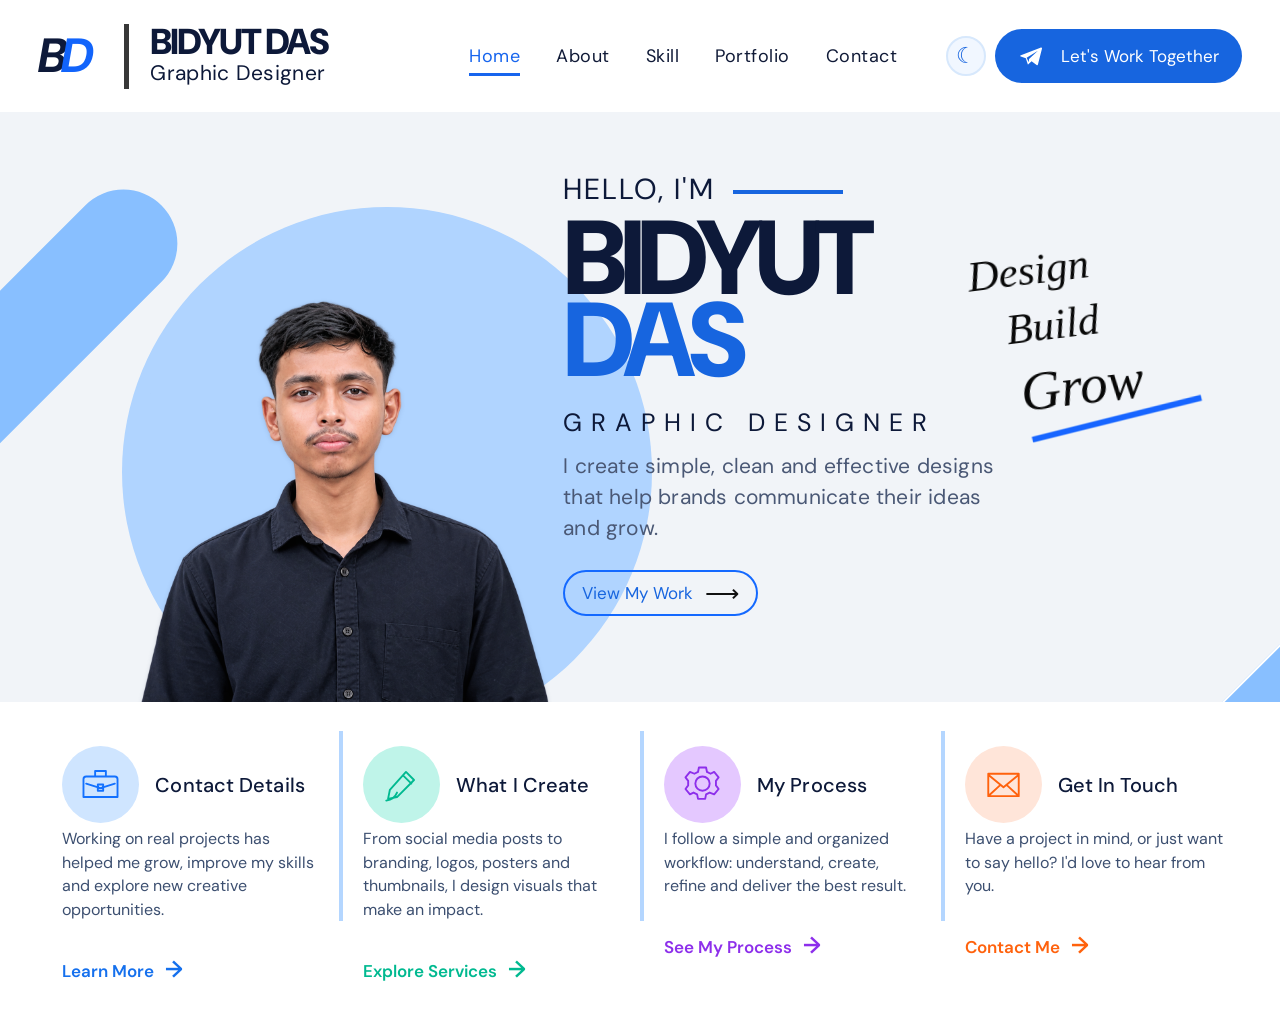
<file: index.html>
<!doctype html>
<html lang="en">
  <head>
    <meta charset="utf-8">
    <meta name="viewport" content="width=device-width, initial-scale=1">
    <meta name="theme-color" content="#f1f4f8">
    <meta name="description" content="Bidyut Das is a graphic designer creating clean, effective visuals for brands.">
    <title>Bidyut Das | Graphic Designer</title>

    <link rel="preconnect" href="https://fonts.googleapis.com">
    <link rel="preconnect" href="https://fonts.gstatic.com" crossorigin>
    <link href="https://fonts.googleapis.com/css2?family=DM+Sans:wght@400;500;600;700;800;900&display=swap" rel="stylesheet">
    <link rel="stylesheet" href="style.css">
    <script src="script.js" defer></script>
  </head>

  <body>
    <header class="site-header" id="home">
      <a class="brand" href="#home" aria-label="Bidyut Das home">
        <span class="monogram" aria-hidden="true"><b>B</b><b>D</b></span>
        <span class="brand-rule" aria-hidden="true"></span>
        <span class="brand-name">
          <strong>BIDYUT DAS</strong>
          <small>Graphic Designer</small>
        </span>
      </a>

      <button class="menu-toggle" type="button" aria-label="Open navigation" aria-expanded="false" aria-controls="main-navigation">
        <span></span><span></span><span></span>
      </button>

      <nav class="navigation" id="main-navigation" aria-label="Main navigation">
        <a class="active" href="#home" aria-current="page">Home</a>
        <a href="about.html">About</a>
        <a href="skills.html">Skill</a>
        <a href="portfolio.html">Portfolio</a>
        <a href="contact.html">Contact</a>
      </nav>

      <button class="theme-toggle" type="button" aria-label="Switch to dark mode" aria-pressed="false"><span aria-hidden="true">☾</span></button>
      <a class="top-cta" href="contact.html">
        <svg viewBox="0 0 24 24" aria-hidden="true">
          <path d="M21.5 3.5 2.8 10.7c-.9.4-.9 1.1-.1 1.4l4.8 1.5 1.8 5.5c.2.7.4.7.9.2l2.8-2.8 4.9 3.6c.7.4 1.1.2 1.3-.7L23 4.6c.3-1.1-.4-1.6-1.5-1.1ZM8.3 13.2l10.8-6.8-8.5 8-.3 3.1-2-4.3Z" />
        </svg>
        <span>Let's Work Together</span>
      </a>
    </header>

    <main>
      <section class="hero" aria-labelledby="hero-title">
        <div class="hero-art" aria-hidden="true">
          <span class="circle"></span>
          <span class="slash slash-left"></span>
          <span class="slash slash-right"></span>
        </div>

        <div class="portrait-wrap">
          <img class="portrait" src="my-photo.png" alt="Bidyut Das, graphic designer">
        </div>

        <div class="intro">
          <p class="eyebrow">HELLO, I'M <span aria-hidden="true"></span></p>
          <h1 id="hero-title">BIDYUT<br><em>DAS</em></h1>
          <p class="role">GRAPHIC DESIGNER</p>
          <p class="summary">
            I create simple, clean and effective designs
            <br class="desktop-break">that help brands communicate their ideas
            <br class="desktop-break">and grow.
          </p>
          <a class="work-button" href="portfolio.html">View My Work <span aria-hidden="true">&#10230;</span></a>
        </div>

        <div class="handwritten" aria-hidden="true">
          <span>Design</span><span>Build</span><span>Grow</span><i></i>
        </div>
      </section>

      <section class="services" id="skills" aria-label="What I offer">
        <article class="service service-blue">
          <div class="service-top">
            <span class="icon" aria-hidden="true">
              <svg viewBox="0 0 48 48"><path d="M8 15h32a3 3 0 0 1 3 3v20H5V18a3 3 0 0 1 3-3Zm0 8 16 5 16-5M18 15V9h12v6m-9 9h6v7h-6z" /></svg>
            </span>
            <h2>Contact Details</h2>
          </div>
          <p>Working on real projects has helped me grow, improve my skills and explore new creative opportunities.</p>
          <a href="contact.html">Learn More <span aria-hidden="true">&#8594;</span></a>
        </article>

        <article class="service service-green" id="portfolio">
          <div class="service-top">
            <span class="icon" aria-hidden="true">
              <svg viewBox="0 0 48 48"><path d="m29 10 9 9-19 19-10 2 2-10L29 10Zm-3 4 9 9M7 42c6-1 10-4 12-9" /></svg>
            </span>
            <h2>What I Create</h2>
          </div>
          <p>From social media posts to branding, logos, posters and thumbnails, I design visuals that make an impact.</p>
          <a href="#portfolio">Explore Services <span aria-hidden="true">&#8594;</span></a>
        </article>

        <article class="service service-purple" id="process">
          <div class="service-top">
            <span class="icon" aria-hidden="true">
              <svg viewBox="0 0 48 48"><path d="M20 5h8l1 5 4 2 4-2 5 6-3 4v5l3 4-5 6-5-2-4 2-1 5h-8l-1-5-4-2-4 2-5-6 3-4v-5l-3-4 5-6 5 2 4-2 1-5Z" /><circle cx="24" cy="23" r="8" /></svg>
            </span>
            <h2>My Process</h2>
          </div>
          <p>I follow a simple and organized workflow: understand, create, refine and deliver the best result.</p>
          <a href="#process">See My Process <span aria-hidden="true">&#8594;</span></a>
        </article>

        <article class="service service-orange" id="contact">
          <div class="service-top">
            <span class="icon" aria-hidden="true">
              <svg viewBox="0 0 48 48"><path d="M7 12h34v25H7zM8 14l16 13 16-13M8 36l12-11m20 11L28 25" /></svg>
            </span>
            <h2>Get In Touch</h2>
          </div>
          <p>Have a project in mind, or just want to say hello? I'd love to hear from you.</p>
          <a href="contact.html">Contact Me <span aria-hidden="true">&#8594;</span></a>
        </article>
      </section>
    </main>
  </body>
</html>
</file>
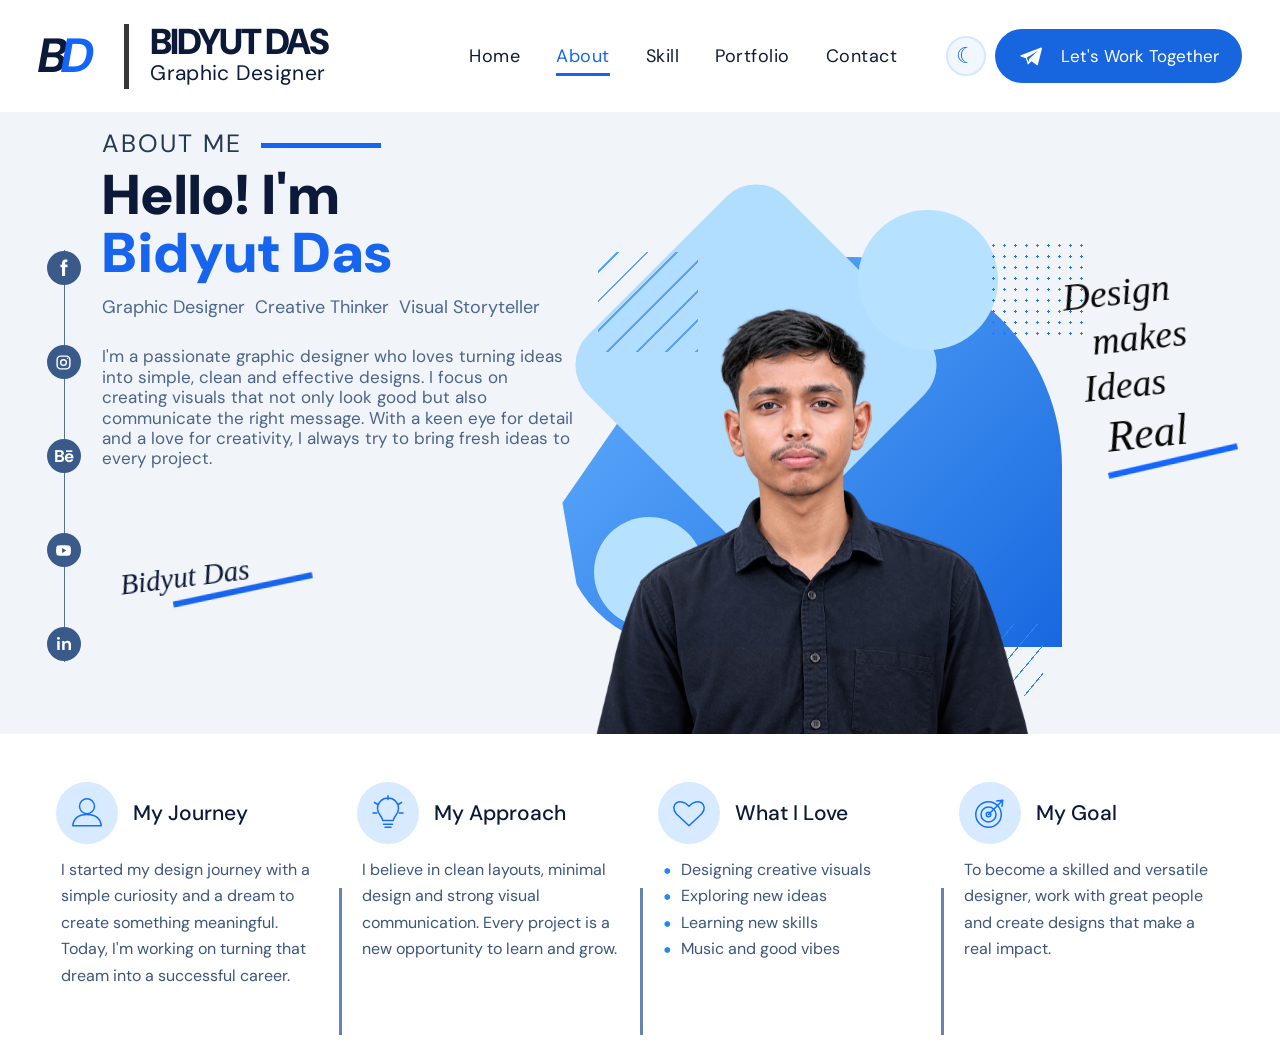
<file: about.html>
<!doctype html>
<html lang="en">
  <head>
    <meta charset="utf-8">
    <meta name="viewport" content="width=device-width, initial-scale=1">
    <meta name="theme-color" content="#f1f4f8">
    <meta name="description" content="Learn about Bidyut Das, graphic designer and visual storyteller.">
    <title>About | Bidyut Das</title>

    <link rel="preconnect" href="https://fonts.googleapis.com">
    <link rel="preconnect" href="https://fonts.gstatic.com" crossorigin>
    <link href="https://fonts.googleapis.com/css2?family=DM+Sans:wght@400;500;600;700;800;900&display=swap" rel="stylesheet">
    <link rel="stylesheet" href="style.css">
    <link rel="stylesheet" href="about.css">
    <script src="script.js" defer></script>
  </head>

  <body class="about-page">
    <header class="site-header">
      <a class="brand" href="index.html" aria-label="Bidyut Das home">
        <span class="monogram" aria-hidden="true"><b>B</b><b>D</b></span>
        <span class="brand-rule" aria-hidden="true"></span>
        <span class="brand-name">
          <strong>BIDYUT DAS</strong>
          <small>Graphic Designer</small>
        </span>
      </a>

      <button class="menu-toggle" type="button" aria-label="Open navigation" aria-expanded="false" aria-controls="main-navigation">
        <span></span><span></span><span></span>
      </button>

      <nav class="navigation" id="main-navigation" aria-label="Main navigation">
        <a href="index.html">Home</a>
        <a class="active" href="about.html" aria-current="page">About</a>
        <a href="skills.html">Skill</a>
        <a href="portfolio.html">Portfolio</a>
        <a href="contact.html">Contact</a>
      </nav>

      <button class="theme-toggle" type="button" aria-label="Switch to dark mode" aria-pressed="false"><span aria-hidden="true">☾</span></button>
      <a class="top-cta" href="contact.html">
        <svg viewBox="0 0 24 24" aria-hidden="true">
          <path d="M21.5 3.5 2.8 10.7c-.9.4-.9 1.1-.1 1.4l4.8 1.5 1.8 5.5c.2.7.4.7.9.2l2.8-2.8 4.9 3.6c.7.4 1.1.2 1.3-.7L23 4.6c.3-1.1-.4-1.6-1.5-1.1ZM8.3 13.2l10.8-6.8-8.5 8-.3 3.1-2-4.3Z" />
        </svg>
        <span>Let's Work Together</span>
      </a>
    </header>

    <main>
      <section class="about-hero" aria-labelledby="about-title">
        <div class="about-copy">
          <p class="about-eyebrow">ABOUT ME <span aria-hidden="true"></span></p>
          <h1 id="about-title">Hello! I'm<br><em>Bidyut Das</em></h1>
          <p class="about-roles">Graphic Designer&nbsp; Creative Thinker&nbsp; Visual Storyteller</p>
          <p class="about-description">
            I'm a passionate graphic designer who loves turning ideas into simple, clean and effective designs. I focus on creating visuals that not only look good but also communicate the right message. With a keen eye for detail and a love for creativity, I always try to bring fresh ideas to every project.
          </p>
          <div class="signature" aria-label="Signature: Bidyut Das">Bidyut Das<span aria-hidden="true"></span></div>
        </div>

        <nav class="social-rail" aria-label="Social media">
          <a href="https://www.facebook.com/" aria-label="Facebook" target="_blank" rel="noreferrer">f</a>
          <a href="https://www.instagram.com/" aria-label="Instagram" target="_blank" rel="noreferrer">
            <svg viewBox="0 0 24 24" aria-hidden="true">
              <rect x="3" y="3" width="18" height="18" rx="5" />
              <circle cx="12" cy="12" r="4" />
              <circle class="dot" cx="18" cy="6" r="1" />
            </svg>
          </a>
          <a class="behance" href="https://www.behance.net/" aria-label="Behance" target="_blank" rel="noreferrer">B&#275;</a>
          <a href="https://www.youtube.com/" aria-label="YouTube" target="_blank" rel="noreferrer">
            <svg viewBox="0 0 24 24" aria-hidden="true">
              <path d="M22 7.2a3 3 0 0 0-2.1-2.1C18 4.6 12 4.6 12 4.6s-6 0-7.9.5A3 3 0 0 0 2 7.2 31 31 0 0 0 1.5 12a31 31 0 0 0 .5 4.8 3 3 0 0 0 2.1 2.1c1.9.5 7.9.5 7.9.5s6 0 7.9-.5a3 3 0 0 0 2.1-2.1 31 31 0 0 0 .5-4.8 31 31 0 0 0-.5-4.8ZM10 15.4V8.6l6 3.4-6 3.4Z" />
            </svg>
          </a>
          <a class="linkedin" href="https://www.linkedin.com/" aria-label="LinkedIn" target="_blank" rel="noreferrer">in</a>
        </nav>

        <div class="about-art" aria-hidden="true">
          <span class="blob blob-blue"></span>
          <span class="blob blob-light"></span>
          <span class="blob blob-circle"></span>
          <span class="blob blob-circle-lower"></span>
          <span class="dots"></span>
          <span class="fine-lines fine-lines-left"></span>
          <span class="fine-lines"></span>
        </div>

        <div class="about-portrait">
          <img src="my-photo.png" alt="Bidyut Das">
        </div>

        <div class="handwritten about-hand" aria-hidden="true">
          <span>Design</span><span>makes</span><span>Ideas</span><span>Real</span><i></i>
        </div>
      </section>

      <section class="about-values" aria-label="About Bidyut">
        <article class="value-card">
          <div class="value-title">
            <span class="value-icon person-icon" aria-hidden="true">
              <svg viewBox="0 0 48 48"><circle cx="24" cy="15" r="10" /><path d="M5 41c1-10 8-15 19-15s18 5 19 15H5Z" /></svg>
            </span>
            <h2>My Journey</h2>
          </div>
          <p>I started my design journey with a simple curiosity and a dream to create something meaningful. Today, I'm working on turning that dream into a successful career.</p>
        </article>

        <article class="value-card">
          <div class="value-title">
            <span class="value-icon bulb-icon" aria-hidden="true">
              <svg viewBox="0 0 48 48"><path d="M17 34c0-5-7-8-7-16a14 14 0 1 1 28 0c0 8-7 11-7 16H17Zm1 5h12m-10 4h8M24 1v5m-18 4 5 3m31-3-5 3M4 24h5m30 0h5" /></svg>
            </span>
            <h2>My Approach</h2>
          </div>
          <p>I believe in clean layouts, minimal design and strong visual communication. Every project is a new opportunity to learn and grow.</p>
        </article>

        <article class="value-card">
          <div class="value-title">
            <span class="value-icon heart-icon" aria-hidden="true">
              <svg viewBox="0 0 48 48"><path d="M24 41 7 25C-3 13 12 2 24 15 36 2 51 13 41 25L24 41Z" /></svg>
            </span>
            <h2>What I Love</h2>
          </div>
          <ul>
            <li>Designing creative visuals</li>
            <li>Exploring new ideas</li>
            <li>Learning new skills</li>
            <li>Music and good vibes</li>
          </ul>
        </article>

        <article class="value-card">
          <div class="value-title">
            <span class="value-icon target-icon" aria-hidden="true">
              <svg viewBox="0 0 48 48"><circle cx="22" cy="26" r="17" /><circle cx="22" cy="26" r="10" /><circle cx="22" cy="26" r="3" /><path d="m22 26 19-19m-8 1 8-1-1 8" /></svg>
            </span>
            <h2>My Goal</h2>
          </div>
          <p>To become a skilled and versatile designer, work with great people and create designs that make a real impact.</p>
        </article>
      </section>
    </main>
  </body>
</html>
</file>
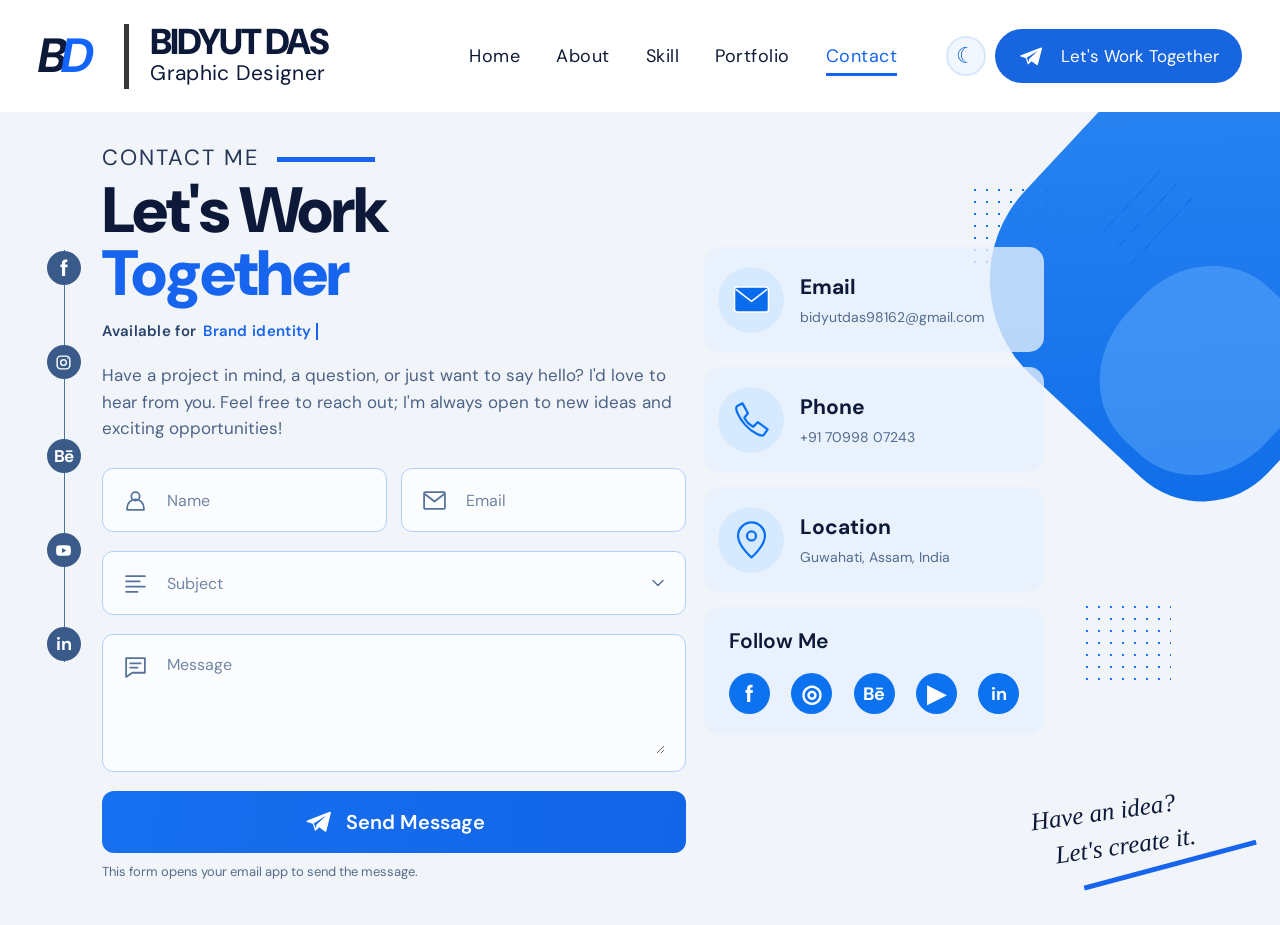
<file: contact.html>
<!doctype html>
<html lang="en">
  <head>
    <meta charset="utf-8">
    <meta name="viewport" content="width=device-width, initial-scale=1">
    <meta name="theme-color" content="#f1f4f8">
    <meta name="description" content="Contact Bidyut Das about graphic design projects and collaborations.">
    <title>Contact | Bidyut Das</title>

    <link rel="preconnect" href="https://fonts.googleapis.com">
    <link rel="preconnect" href="https://fonts.gstatic.com" crossorigin>
    <link href="https://fonts.googleapis.com/css2?family=DM+Sans:wght@400;500;600;700;800;900&display=swap" rel="stylesheet">
    <link rel="stylesheet" href="style.css">
    <link rel="stylesheet" href="contact.css">
    <script src="script.js" defer></script>
  </head>

  <body class="contact-page">
    <header class="site-header">
      <a class="brand" href="index.html" aria-label="Bidyut Das home">
        <span class="monogram" aria-hidden="true"><b>B</b><b>D</b></span>
        <span class="brand-rule" aria-hidden="true"></span>
        <span class="brand-name">
          <strong>BIDYUT DAS</strong>
          <small>Graphic Designer</small>
        </span>
      </a>

      <button class="menu-toggle" type="button" aria-label="Open navigation" aria-expanded="false" aria-controls="main-navigation">
        <span></span><span></span><span></span>
      </button>

      <nav class="navigation" id="main-navigation" aria-label="Main navigation">
        <a href="index.html">Home</a>
        <a href="about.html">About</a>
        <a href="skills.html">Skill</a>
        <a href="portfolio.html">Portfolio</a>
        <a class="active" href="contact.html" aria-current="page">Contact</a>
      </nav>

      <button class="theme-toggle" type="button" aria-label="Switch to dark mode" aria-pressed="false"><span aria-hidden="true">☾</span></button>
      <a class="top-cta" href="#contact-form">
        <svg viewBox="0 0 24 24" aria-hidden="true">
          <path d="M21.5 3.5 2.8 10.7c-.9.4-.9 1.1-.1 1.4l4.8 1.5 1.8 5.5c.2.7.4.7.9.2l2.8-2.8 4.9 3.6c.7.4 1.1.2 1.3-.7L23 4.6c.3-1.1-.4-1.6-1.5-1.1ZM8.3 13.2l10.8-6.8-8.5 8-.3 3.1-2-4.3Z" />
        </svg>
        <span>Let's Work Together</span>
      </a>
    </header>

    <main class="contact-main">
      <section class="contact-hero" aria-labelledby="contact-title">
        <nav class="social-rail contact-social-rail" aria-label="Social media">
          <a href="https://www.facebook.com/" aria-label="Facebook" target="_blank" rel="noreferrer">f</a>
          <a href="https://www.instagram.com/" aria-label="Instagram" target="_blank" rel="noreferrer">
            <svg viewBox="0 0 24 24" aria-hidden="true">
              <rect x="3" y="3" width="18" height="18" rx="5" />
              <circle cx="12" cy="12" r="4" />
              <circle class="dot" cx="18" cy="6" r="1" />
            </svg>
          </a>
          <a class="behance" href="https://www.behance.net/" aria-label="Behance" target="_blank" rel="noreferrer">B&#275;</a>
          <a href="https://www.youtube.com/" aria-label="YouTube" target="_blank" rel="noreferrer">
            <svg viewBox="0 0 24 24" aria-hidden="true">
              <path d="M22 7.2a3 3 0 0 0-2.1-2.1C18 4.6 12 4.6 12 4.6s-6 0-7.9.5A3 3 0 0 0 2 7.2 31 31 0 0 0 1.5 12a31 31 0 0 0 .5 4.8 3 3 0 0 0 2.1 2.1c1.9.5 7.9.5 7.9.5s6 0 7.9-.5a3 3 0 0 0 2.1-2.1 31 31 0 0 0 .5-4.8 31 31 0 0 0-.5-4.8ZM10 15.4V8.6l6 3.4-6 3.4Z" />
            </svg>
          </a>
          <a class="linkedin" href="https://www.linkedin.com/" aria-label="LinkedIn" target="_blank" rel="noreferrer">in</a>
        </nav>

        <div class="contact-copy">
          <p class="contact-eyebrow">CONTACT ME <span aria-hidden="true"></span></p>
          <h1 id="contact-title">Let's Work<br><em>Together</em></h1>
          <p class="typing-line" aria-label="Available for brand identity, social media design, and print design">
            <span class="typing-label">Available for</span>
            <span class="typing-text" data-typing-phrases="Brand identity|Social media design|Print &amp; campaign design">Brand identity</span><span class="typing-cursor" aria-hidden="true"></span>
          </p>
          <p class="contact-intro">Have a project in mind, a question, or just want to say hello? I'd love to hear from you. Feel free to reach out; I'm always open to new ideas and exciting opportunities!</p>

          <form class="contact-form" id="contact-form" action="mailto:bidyutdas98162@gmail.com" method="post" enctype="text/plain">
            <div class="form-row">
              <label class="form-field">
                <svg viewBox="0 0 24 24" aria-hidden="true"><circle cx="12" cy="8" r="4" /><path d="M4 21v-2a8 8 0 0 1 16 0v2H4Z" /></svg>
                <span class="visually-hidden">Name</span>
                <input name="name" type="text" autocomplete="name" placeholder="Name" required>
              </label>
              <label class="form-field">
                <svg viewBox="0 0 24 24" aria-hidden="true"><rect x="2" y="4" width="20" height="16" rx="1" /><path d="m3 6 9 7 9-7" /></svg>
                <span class="visually-hidden">Email</span>
                <input name="email" type="email" autocomplete="email" placeholder="Email" required>
              </label>
            </div>

            <label class="form-field subject-field">
              <svg viewBox="0 0 24 24" aria-hidden="true"><path d="M3 5h18M3 10h13M3 15h18M3 20h11" /></svg>
              <span class="visually-hidden">Subject</span>
              <select name="subject" required>
                <option value="" disabled selected>Subject</option>
                <option value="Brand identity">Brand identity</option>
                <option value="Social media design">Social media design</option>
                <option value="Poster or print design">Poster or print design</option>
                <option value="Other project">Other project</option>
              </select>
              <svg class="select-arrow" viewBox="0 0 24 24" aria-hidden="true"><path d="m6 9 6 6 6-6" /></svg>
            </label>

            <label class="form-field message-field">
              <svg viewBox="0 0 24 24" aria-hidden="true"><path d="M3 4h18v14H9l-6 4V4Z" /><path d="M7 9h10M7 13h7" /></svg>
              <span class="visually-hidden">Message</span>
              <textarea name="message" placeholder="Message" required></textarea>
            </label>

            <button class="send-button" type="submit">
              <svg viewBox="0 0 24 24" aria-hidden="true"><path d="M21.5 3.5 2.8 10.7c-.9.4-.9 1.1-.1 1.4l4.8 1.5 1.8 5.5c.2.7.4.7.9.2l2.8-2.8 4.9 3.6c.7.4 1.1.2 1.3-.7L23 4.6c.3-1.1-.4-1.6-1.5-1.1ZM8.3 13.2l10.8-6.8-8.5 8-.3 3.1-2-4.3Z" /></svg>
              <span>Send Message</span>
            </button>
            <p class="form-status" id="form-status" aria-live="polite">This form opens your email app to send the message.</p>
          </form>
        </div>

        <div class="contact-details" aria-label="Contact details">
          <a class="contact-card" href="mailto:bidyutdas98162@gmail.com">
            <span class="detail-icon" aria-hidden="true"><svg viewBox="0 0 48 48"><rect x="5" y="10" width="38" height="28" rx="3" /><path d="m7 13 17 13 17-13" /></svg></span>
            <span class="detail-copy"><strong>Email</strong><span>bidyutdas98162@gmail.com</span></span>
          </a>

          <a class="contact-card" href="tel:+917099807243">
            <span class="detail-icon" aria-hidden="true"><svg viewBox="0 0 48 48"><path d="M14 6 8 9c-3 2 1 12 9 21s19 14 21 11l4-6-11-8-5 5c-4-2-8-6-10-10l4-5-6-11Z" /></svg></span>
            <span class="detail-copy"><strong>Phone</strong><span>+91 70998 07243</span></span>
          </a>

          <div class="contact-card">
            <span class="detail-icon" aria-hidden="true"><svg viewBox="0 0 48 48"><path d="M39 20c0 11-15 24-15 24S9 31 9 20a15 15 0 1 1 30 0Z" /><circle cx="24" cy="20" r="5" /></svg></span>
            <span class="detail-copy"><strong>Location</strong><span>Guwahati, Assam, India</span></span>
          </div>

          <div class="follow-card">
            <h2>Follow Me</h2>
            <div class="follow-links">
              <a href="https://www.facebook.com/" aria-label="Facebook" target="_blank" rel="noreferrer">f</a>
              <a href="https://www.instagram.com/" aria-label="Instagram" target="_blank" rel="noreferrer"><span aria-hidden="true">◎</span></a>
              <a href="https://www.behance.net/" aria-label="Behance" target="_blank" rel="noreferrer" class="behance">B&#275;</a>
              <a href="https://www.youtube.com/" aria-label="YouTube" target="_blank" rel="noreferrer"><span aria-hidden="true">▶</span></a>
              <a href="https://www.linkedin.com/" aria-label="LinkedIn" target="_blank" rel="noreferrer" class="linkedin">in</a>
            </div>
          </div>
        </div>

        <div class="contact-decoration" aria-hidden="true">
          <span class="contact-shape"></span>
          <span class="contact-dots contact-dots-top"></span>
          <span class="contact-dots contact-dots-bottom"></span>
          <span class="contact-lines"></span>
        </div>

        <div class="contact-note" aria-hidden="true">
          <span>Have an idea?</span>
          <span>Let's create it.</span>
          <i></i>
        </div>
      </section>
    </main>

    <section class="send-confirmation" id="send-confirmation" aria-labelledby="send-confirmation-title" aria-hidden="true">
      <div class="send-confirmation__backdrop" data-close-confirmation></div>
      <div class="send-confirmation__card" role="dialog" aria-modal="true" aria-labelledby="send-confirmation-title" aria-describedby="send-confirmation-message" tabindex="-1">
        <button class="send-confirmation__close" type="button" aria-label="Close confirmation" data-close-confirmation>&times;</button>
        <span class="send-confirmation__check" aria-hidden="true">
          <svg viewBox="0 0 24 24"><path d="m5 12 4.3 4.3L19 6.7" /></svg>
        </span>
        <p class="send-confirmation__eyebrow">MESSAGE READY</p>
        <h2 id="send-confirmation-title">Thank you!</h2>
        <p id="send-confirmation-message">Your email app has opened with your message ready to send. Please finish sending it there, and I'll get back to you soon.</p>
        <button class="send-confirmation__button" type="button" data-close-confirmation>Continue browsing</button>
      </div>
    </section>
  </body>
</html>
</file>
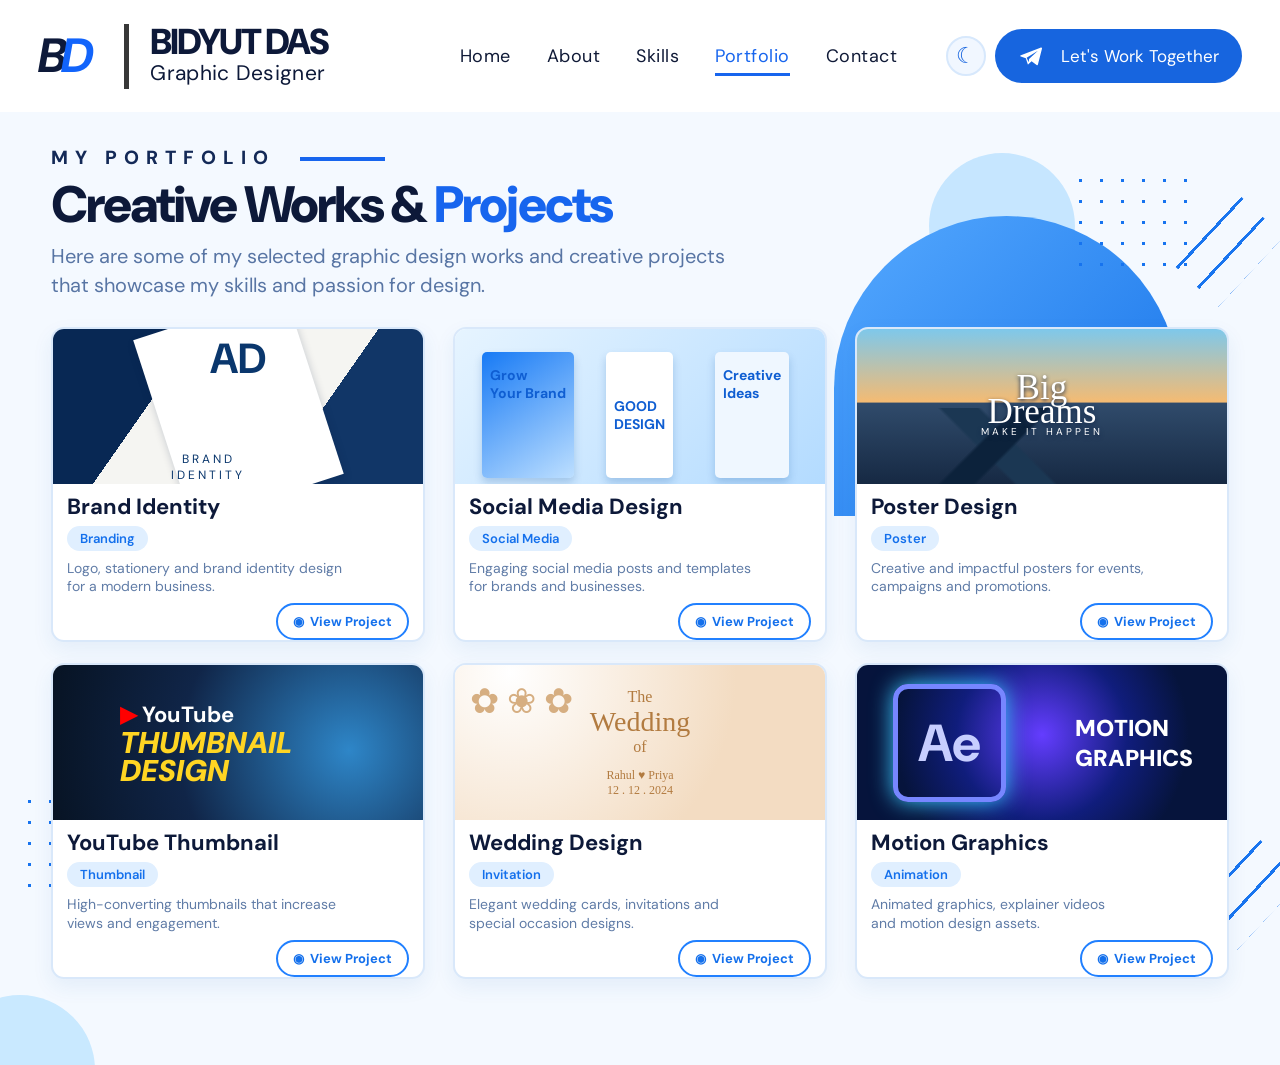
<file: portfolio.html>
<!doctype html>
<html lang="en">
  <head>
    <meta charset="utf-8">
    <meta name="viewport" content="width=device-width, initial-scale=1">
    <meta name="theme-color" content="#f1f4f8">
    <meta name="description" content="Selected graphic design work by Bidyut Das.">
    <title>Portfolio | Bidyut Das</title>
    <link rel="preconnect" href="https://fonts.googleapis.com">
    <link rel="preconnect" href="https://fonts.gstatic.com" crossorigin>
    <link href="https://fonts.googleapis.com/css2?family=DM+Sans:wght@400;500;600;700;800;900&display=swap" rel="stylesheet">
    <link rel="stylesheet" href="style.css">
    <link rel="stylesheet" href="portfolio.css">
    <script src="script.js" defer></script>
  </head>
  <body class="portfolio-page">
    <header class="site-header">
      <a class="brand" href="index.html" aria-label="Bidyut Das home"><span class="monogram" aria-hidden="true"><b>B</b><b>D</b></span><span class="brand-rule" aria-hidden="true"></span><span class="brand-name"><strong>BIDYUT DAS</strong><small>Graphic Designer</small></span></a>
      <button class="menu-toggle" type="button" aria-label="Open navigation" aria-expanded="false" aria-controls="main-navigation"><span></span><span></span><span></span></button>
      <nav class="navigation" id="main-navigation" aria-label="Main navigation"><a href="index.html">Home</a><a href="about.html">About</a><a href="skills.html">Skills</a><a class="active" href="portfolio.html" aria-current="page">Portfolio</a><a href="contact.html">Contact</a></nav>
      <button class="theme-toggle" type="button" aria-label="Switch to dark mode" aria-pressed="false"><span aria-hidden="true">☾</span></button>
      <a class="top-cta" href="contact.html"><svg viewBox="0 0 24 24" aria-hidden="true"><path d="M21.5 3.5 2.8 10.7c-.9.4-.9 1.1-.1 1.4l4.8 1.5 1.8 5.5c.2.7.4.7.9.2l2.8-2.8 4.9 3.6c.7.4 1.1.2 1.3-.7L23 4.6c.3-1.1-.4-1.6-1.5-1.1ZM8.3 13.2l10.8-6.8-8.5 8-.3 3.1-2-4.3Z" /></svg><span>Let's Work Together</span></a>
    </header>
    <main class="portfolio-main">
      <section class="portfolio-hero" aria-labelledby="portfolio-title">
        <div class="portfolio-decoration" aria-hidden="true"><span class="portfolio-orb"></span><span class="portfolio-arc"></span><span class="portfolio-dots dots-top"></span><span class="portfolio-lines lines-top"></span><span class="portfolio-dots dots-bottom"></span><span class="portfolio-lines lines-bottom"></span><span class="portfolio-corner"></span></div>
        <div class="portfolio-heading"><p>MY PORTFOLIO <span></span></p><h1 id="portfolio-title">Creative Works &amp; <em>Projects</em></h1><p class="portfolio-intro">Here are some of my selected graphic design works and creative projects<br>that showcase my skills and passion for design.</p></div>
        <div class="projects-grid">
          <article class="project-card"><div class="project-image brand-identity" aria-label="Blue brand identity stationery mockup"><b>AD</b><span>BRAND<br>IDENTITY</span></div><div class="project-info"><h2>Brand Identity</h2><span class="project-tag">Branding</span><p>Logo, stationery and brand identity design<br>for a modern business.</p><a href="contact.html" aria-label="View Brand Identity project">◉&nbsp; View Project</a></div></article>
          <article class="project-card"><div class="project-image social-media" aria-label="Blue social media campaign designs"><span>Grow<br>Your Brand</span><b>GOOD<br>DESIGN</b><i>Creative<br>Ideas</i></div><div class="project-info"><h2>Social Media Design</h2><span class="project-tag">Social Media</span><p>Engaging social media posts and templates<br>for brands and businesses.</p><a href="contact.html" aria-label="View Social Media Design project">◉&nbsp; View Project</a></div></article>
          <article class="project-card"><div class="project-image poster-design"><span>Big<br>Dreams</span><small>MAKE IT HAPPEN</small></div><div class="project-info"><h2>Poster Design</h2><span class="project-tag">Poster</span><p>Creative and impactful posters for events,<br>campaigns and promotions.</p><a href="contact.html" aria-label="View Poster Design project">◉&nbsp; View Project</a></div></article>
          <article class="project-card"><div class="project-image youtube"><b>▶ YouTube</b><span>THUMBNAIL<br>DESIGN</span></div><div class="project-info"><h2>YouTube Thumbnail</h2><span class="project-tag">Thumbnail</span><p>High-converting thumbnails that increase<br>views and engagement.</p><a href="contact.html" aria-label="View YouTube Thumbnail project">◉&nbsp; View Project</a></div></article>
          <article class="project-card"><div class="project-image wedding"><span>The<br><b>Wedding</b><br>of</span><small>Rahul ♥ Priya<br>12 . 12 . 2024</small></div><div class="project-info"><h2>Wedding Design</h2><span class="project-tag">Invitation</span><p>Elegant wedding cards, invitations and<br>special occasion designs.</p><a href="contact.html" aria-label="View Wedding Design project">◉&nbsp; View Project</a></div></article>
          <article class="project-card"><div class="project-image motion"><b>Ae</b><span>MOTION<br>GRAPHICS</span></div><div class="project-info"><h2>Motion Graphics</h2><span class="project-tag">Animation</span><p>Animated graphics, explainer videos<br>and motion design assets.</p><a href="contact.html" aria-label="View Motion Graphics project">◉&nbsp; View Project</a></div></article>
        </div>
      </section>
    </main>
  </body>
</html>
</file>
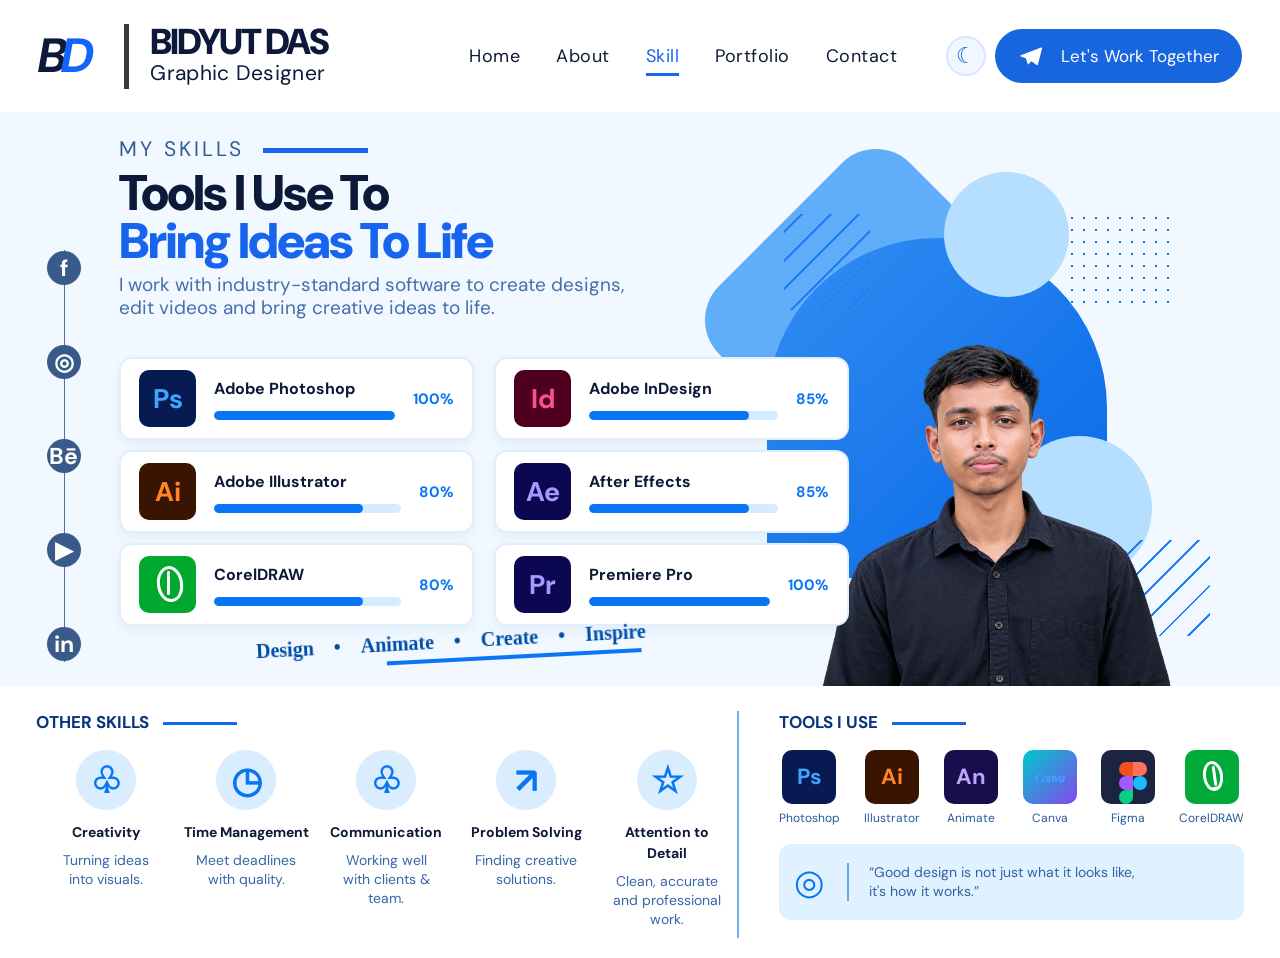
<file: skills.html>
<!doctype html>
<html lang="en"><head><meta charset="utf-8"><meta name="viewport" content="width=device-width, initial-scale=1"><meta name="theme-color" content="#f1f4f8"><title>Skills | Bidyut Das</title><link rel="preconnect" href="https://fonts.googleapis.com"><link rel="preconnect" href="https://fonts.gstatic.com" crossorigin><link href="https://fonts.googleapis.com/css2?family=DM+Sans:wght@400;500;600;700;800;900&display=swap" rel="stylesheet"><link rel="stylesheet" href="style.css"><link rel="stylesheet" href="skills.css"><script src="script.js" defer></script></head>
<body class="skills-page"><header class="site-header"><a class="brand" href="index.html" aria-label="Bidyut Das home"><span class="monogram" aria-hidden="true"><b>B</b><b>D</b></span><span class="brand-rule" aria-hidden="true"></span><span class="brand-name"><strong>BIDYUT DAS</strong><small>Graphic Designer</small></span></a><button class="menu-toggle" type="button" aria-label="Open navigation" aria-expanded="false" aria-controls="main-navigation"><span></span><span></span><span></span></button><nav class="navigation" id="main-navigation" aria-label="Main navigation"><a href="index.html">Home</a><a href="about.html">About</a><a class="active" href="skills.html" aria-current="page">Skill</a><a href="portfolio.html">Portfolio</a><a href="contact.html">Contact</a></nav><a class="top-cta" href="contact.html"><svg viewBox="0 0 24 24" aria-hidden="true"><path d="M21.5 3.5 2.8 10.7c-.9.4-.9 1.1-.1 1.4l4.8 1.5 1.8 5.5c.2.7.4.7.9.2l2.8-2.8 4.9 3.6c.7.4 1.1.2 1.3-.7L23 4.6c.3-1.1-.4-1.6-1.5-1.1Z"/></svg><span>Let's Work Together</span></a></header>
<main><section class="skills-hero" aria-labelledby="skills-title"><nav class="social-rail" aria-label="Social media"><a href="https://facebook.com" aria-label="Facebook">f</a><a href="https://instagram.com" aria-label="Instagram">◎</a><a href="https://behance.net" aria-label="Behance">Bē</a><a href="https://youtube.com" aria-label="YouTube">▶</a><a href="https://linkedin.com" aria-label="LinkedIn">in</a></nav><div class="skills-copy"><p class="skills-eyebrow">MY SKILLS <span></span></p><h1 id="skills-title">Tools I Use To<br><em>Bring Ideas To Life</em></h1><p>I work with industry-standard software to create designs,<br>edit videos and bring creative ideas to life.</p></div><div class="skill-bars"><article><b class="app ps">Ps</b><div><strong>Adobe Photoshop</strong><span><i style="width:100%"></i></span></div><em>100%</em></article><article><b class="app id">Id</b><div><strong>Adobe InDesign</strong><span><i style="width:85%"></i></span></div><em>85%</em></article><article><b class="app ai">Ai</b><div><strong>Adobe Illustrator</strong><span><i style="width:80%"></i></span></div><em>80%</em></article><article><b class="app ae">Ae</b><div><strong>After Effects</strong><span><i style="width:85%"></i></span></div><em>85%</em></article><article><b class="app corel">◇</b><div><strong>CorelDRAW</strong><span><i style="width:80%"></i></span></div><em>80%</em></article><article><b class="app pr">Pr</b><div><strong>Premiere Pro</strong><span><i style="width:100%"></i></span></div><em>100%</em></article></div><p class="skills-script">Design　•　Animate　•　Create　•　Inspire<i></i></p><div class="skills-art" aria-hidden="true"><span class="skill-square"></span><span class="skill-blue"></span><span class="skill-circle top"></span><span class="skill-circle bottom"></span><span class="skill-dots"></span><span class="skill-lines left"></span><span class="skill-lines right"></span></div><div class="skills-photo"><img src="my-photo.png" alt="Bidyut Das"></div><div class="skills-hand" aria-hidden="true">Better<br>Skills<br>Bigger<br>Dreams<i></i></div></section>
<section class="skills-bottom"><div class="other-skills"><h2>OTHER SKILLS <span></span></h2><div class="soft-skills"><article><b>♧</b><strong>Creativity</strong><p>Turning ideas<br>into visuals.</p></article><article><b>◷</b><strong>Time Management</strong><p>Meet deadlines<br>with quality.</p></article><article><b>♧</b><strong>Communication</strong><p>Working well<br>with clients &amp; team.</p></article><article><b>↗</b><strong>Problem Solving</strong><p>Finding creative<br>solutions.</p></article><article><b>☆</b><strong>Attention to Detail</strong><p>Clean, accurate<br>and professional work.</p></article></div></div><aside class="tools-used"><h2>TOOLS I USE <span></span></h2><div class="tool-list"><div><b class="app ps">Ps</b><span>Photoshop</span></div><div><b class="app ai">Ai</b><span>Illustrator</span></div><div><b class="app an">An</b><span>Animate</span></div><div><b class="app canva canva-mark">Canva</b><span>Canva</span></div><div><b class="app figma figma-mark" aria-label="Figma logo"><i></i><i></i><i></i><i></i><i></i></b><span>Figma</span></div><div><b class="app corel corel-mark" aria-label="CorelDRAW logo"><i></i></b><span>CorelDRAW</span></div></div><blockquote>◎ <span>“Good design is not just what it looks like,<br>it's how it works.”</span></blockquote></aside></section></main></body></html>
</file>
<file: style.css>
:root {
  --navy: #0d1939;
  --blue: #1765ee;
  --pale: #f1f4f8;
  --ink: #263859;
  --line: #a9d1ff;
  --white: #fff;
}

/* Shared page styles */
* {
  box-sizing: border-box;
}

html {
  scroll-behavior: smooth;
}

body {
  margin: 0;
  color: var(--navy);
  font-family: 'DM Sans', Arial, sans-serif;
  -webkit-font-smoothing: antialiased;
}

/* Shared site header and navigation */
.site-header {
  height: 134px;
  padding: 0 4.65%;
  display: flex;
  align-items: center;
  justify-content: space-between;
  background: #fff;
  position: relative;
  z-index: 5;
}

.brand {
  height: 78px;
  display: flex;
  align-items: center;
  gap: 21px;
  color: inherit;
  text-decoration: none;
}

.monogram {
  display: flex;
  align-items: center;
  font-size: 59px;
  line-height: 1;
  font-weight: 900;
  font-style: italic;
  letter-spacing: -6px;
}

.monogram b:last-child {
  color: #1264fb;
}

.brand-rule {
  width: 5px;
  height: 76px;
  background: #383838;
  margin-left: 15px;
}

.brand-name {
  display: grid;
  gap: 0;
}

.brand-name strong {
  font-size: 48px;
  line-height: 1;
  font-weight: 900;
  letter-spacing: -2px;
}

.brand-name small {
  font-size: 26px;
  line-height: 1.3;
  letter-spacing: .3px;
}

.navigation {
  display: flex;
  align-items: center;
  gap: clamp(44px, 5.5vw, 110px);
  margin-left: auto;
  margin-right: 7.6%;
}

.navigation a {
  font-size: 22px;
  letter-spacing: .5px;
  color: #101a37;
  text-decoration: none;
  position: relative;
}

.navigation a::after {
  position: absolute;
  content: "";
  height: 3px;
  bottom: -8px;
  left: 0;
  width: 0;
  background: var(--blue);
  transition: width .2s;
}

.navigation a:hover::after, .navigation a.active::after {
  width: 100%;
}

.navigation a.active {
  color: var(--blue);
}

.top-cta {
  height: 64px;
  padding: 0 35px;
  border-radius: 40px;
  background: #1765df;
  color: white;
  text-decoration: none;
  display: flex;
  align-items: center;
  justify-content: center;
  gap: 18px;
  font-size: 20px;
  white-space: nowrap;
  transition: transform .2s, background .2s;
}

.top-cta:hover {
  transform: translateY(-2px);
  background: #0d55d0;
}

.top-cta svg {
  width: 25px;
  fill: white;
}

.theme-toggle {
  width: 46px;
  height: 46px;
  margin-left: 0;
  margin-right: 14px;
  border: 2px solid #d7e8fc;
  border-radius: 50%;
  background: #f1f7ff;
  color: #1765df;
  cursor: pointer;
  font-size: 25px;
  line-height: 1;
  transition: transform .2s ease, background .2s ease, color .2s ease;
}

.theme-toggle:hover { transform: translateY(-2px) rotate(12deg); background: #ddecff; }

.header-clock {
  min-width: 82px;
  margin-right: 14px;
  color: #28446f;
  font-size: 14px;
  font-variant-numeric: tabular-nums;
  font-weight: 700;
  white-space: nowrap;
}

body.dark-mode { background: #0b132b; color: #eaf3ff; }
body.dark-mode .site-header, body.dark-mode .about-values, body.dark-mode .skills-bottom { background: #101c39; }
body.dark-mode .navigation a, body.dark-mode .brand, body.dark-mode .value-card h2, body.dark-mode .value-card h2, body.dark-mode .project-info h2 { color: #edf5ff; }
body.dark-mode .hero, body.dark-mode .about-hero, body.dark-mode .contact-hero, body.dark-mode .portfolio-main, body.dark-mode .skills-hero { background: #111f3d; }
body.dark-mode .services, body.dark-mode .project-card, body.dark-mode .skill-bars article, body.dark-mode .contact-card, body.dark-mode .follow-card { background: #17294b; }
body.dark-mode .theme-toggle { background: #1765df; border-color: #448cff; color: #fff; }
body.dark-mode .theme-toggle span { display: inline-block; transform: rotate(-18deg); }
body.dark-mode .header-clock { color: #dcecff; }

.menu-toggle {
  display: none;
}

/* Social links shared by the About and Contact pages */
.social-rail {
  position: absolute;
  z-index: 3;
  left: 3.65%;
  top: 139px;
  display: flex;
  width: 34px;
  height: 410px;
  flex-direction: column;
  align-items: center;
  justify-content: space-between;
}

.social-rail::before {
  position: absolute;
  z-index: -1;
  top: -1px;
  bottom: -1px;
  left: 50%;
  width: 1px;
  background: #51749f;
  content: '';
}

.social-rail a {
  display: grid;
  width: 34px;
  height: 34px;
  place-items: center;
  border-radius: 50%;
  background: #3a5b89;
  color: white;
  font-size: 23px;
  font-weight: 700;
  line-height: 1;
  text-decoration: none;
}

.social-rail .behance {
  font-size: 17px;
  letter-spacing: -1px;
}

.social-rail .linkedin {
  font-size: 18px;
}

.social-rail svg {
  width: 17px;
  height: 17px;
  fill: none;
  stroke: white;
  stroke-width: 2;
}

.social-rail svg path {
  fill: white;
  stroke: none;
}

.social-rail svg .dot {
  fill: white;
  stroke: none;
}

/* Home page hero */
.hero {
  height: 622px;
  position: relative;
  overflow: hidden;
  background: var(--pale);
}

.hero-art {
  position: absolute;
  inset: 0;
  pointer-events: none;
}

.circle {
  position: absolute;
  width: 622px;
  height: 622px;
  border-radius: 50%;
  background: #b0d4ff;
  left: 9.5%;
  top: 95px;
}

.slash {
  position: absolute;
  display: block;
  background: #88bfff;
  transform: rotate(45deg);
}

.slash-left {
  width: 108px;
  height: 440px;
  left: -48px;
  top: 29px;
  border-radius: 70px;
}

.slash-right {
  width: 112px;
  height: 440px;
  right: -40px;
  bottom: -257px;
  border: 2px solid white;
}

.portrait-wrap {
  position: absolute;
  z-index: 1;
  bottom: -4px;
  left: 9.5%;
  width: min(34vw, 645px);
  height: 100%;
  display: flex;
  align-items: flex-end;
  justify-content: center;
}

.portrait {
  display: block;
  max-width: 100%;
  max-height: 100%;
  height: 100%;
  width: 100%;
  object-fit: contain;
  object-position: center bottom;
  filter: drop-shadow(0 1px 2px #17213a22);
}

.intro {
  position: absolute;
  z-index: 2;
  top: 58px;
  left: 44.35%;
  max-width: 590px;
}

.eyebrow {
  font-size: 29px;
  letter-spacing: 2px;
  margin: 0 0 5px;
}

.eyebrow span {
  display: inline-block;
  width: 110px;
  height: 4px;
  background: #1765df;
  vertical-align: middle;
  margin-left: 9px;
}

.intro h1 {
  font-size: clamp(86px, 7.1vw, 136px);
  line-height: .78;
  letter-spacing: -8px;
  margin: 10px 0 24px;
  font-weight: 900;
}

.intro h1 em {
  font-style: normal;
  color: #1765df;
}

.role {
  font-size: 33px;
  letter-spacing: 12px;
  margin: 0 0 12px;
  white-space: nowrap;
}

.summary {
  font-size: 25px;
  line-height: 1.47;
  color: #4a5875;
  margin: 0 0 27px;
  letter-spacing: .2px;
}

.work-button {
  border: 2px solid #1469ff;
  color: #1765df;
  border-radius: 25px;
  padding: 10px 17px;
  text-decoration: none;
  font-size: 17px;
  display: inline-flex;
  gap: 12px;
  align-items: center;
  transition: background .2s, color .2s;
}

.work-button:hover {
  background: var(--blue);
  color: white;
}

.work-button span {
  font-size: 24px;
  line-height: 15px;
  color: #111;
}

.handwritten {
  position: absolute;
  right: 6.8%;
  top: 125px;
  z-index: 2;
  display: grid;
  gap: 3px;
  transform: rotate(-7deg);
  font-family: 'Comic Sans MS', 'Segoe Print', cursive;
  font-style: italic;
  color: #080808;
  font-weight: 500;
  font-size: 55px;
  line-height: 1.25;
}

.handwritten span:nth-child(2) {
  margin-left: 32px;
}

.handwritten span:nth-child(3) {
  font-size: 69px;
  margin-left: 39px;
}

.handwritten i {
  height: 6px;
  width: 174px;
  background: #1765ff;
  margin-left: 44px;
  margin-top: -3px;
  transform: rotate(-7deg);
}

/* Home page service cards */
.services {
  min-height: 323px;
  display: grid;
  grid-template-columns: repeat(4, 1fr);
  padding: 29px 5.4% 38px;
  background: #fff;
}

.service {
  position: relative;
  padding: 15px 34px 0 34px;
  min-height: 190px;
}

.service+.service::before {
  content: "";
  position: absolute;
  left: 0;
  top: 0;
  height: 190px;
  width: 4px;
  background: #b4d6ff;
}

.service-top {
  display: flex;
  align-items: center;
  gap: 16px;
  margin: 0 0 -6px;
}

.icon {
  width: 77px;
  height: 77px;
  flex: 0 0 77px;
  border-radius: 50%;
  display: grid;
  place-items: center;
  background: #cfe5ff;
}

.icon svg {
  width: 43px;
  height: 43px;
  fill: none;
  stroke: #1371ff;
  stroke-width: 2.1;
  stroke-linejoin: round;
  stroke-linecap: round;
}

.service h2 {
  font-size: 25px;
  line-height: 1.2;
  font-weight: 500;
  white-space: nowrap;
  margin: 0;
  letter-spacing: .1px;
}

.service p {
  font-size: 17px;
  line-height: 1.48;
  color: #3c4f70;
  margin: 0 0 32px 84px;
  max-width: 270px;
}

.service>a {
  font-size: 17px;
  font-weight: 600;
  text-decoration: none;
  margin-left: 84px;
  color: #1570ed;
}

.service>a span {
  font-size: 23px;
  margin-left: 7px;
}

.service-green .icon {
  background: #bff4e9;
}

.service-green .icon svg, .service-green>a {
  color: #00b990;
  stroke: #00b990;
}

.service-purple .icon {
  background: #e4c8ff;
}

.service-purple .icon svg, .service-purple>a {
  color: #8d2feb;
  stroke: #8d2feb;
}

.service-orange .icon {
  background: #ffe5d9;
}

.service-orange .icon svg, .service-orange>a {
  color: #ff620d;
  stroke: #ff620d;
}

.service>a:hover {
  text-decoration: underline;
}

/* Tablet and small desktop layouts */
@media (max-width: 1300px) {
  .site-header {
    padding: 0 3%;
    height: 112px;
  }
  .brand-name strong {
    font-size: 36px;
  }
  .brand-name small {
    font-size: 21px;
  }
  .monogram {
    font-size: 48px;
  }
  .brand-rule {
    height: 65px;
  }
  .navigation {
    gap: 36px;
    margin-right: 4%;
  }
  .navigation a {
    font-size: 18px;
  }
  .top-cta {
    height: 54px;
    padding: 0 23px;
    font-size: 17px;
  }
  .theme-toggle { width: 40px; height: 40px; margin-right: 9px; font-size: 22px; }
  .header-clock { display: none; }
  .hero {
    height: 590px;
  }
  .circle {
    width: 530px;
    height: 530px;
  }
  .intro {
    left: 44%;
    top: 58px;
  }
  .intro h1 {
    font-size: 105px;
  }
  .role {
    font-size: 25px;
    letter-spacing: 9px;
  }
  .summary {
    font-size: 21px;
  }
  .handwritten {
    font-size: 43px;
  }
  .handwritten span:nth-child(3) {
    font-size: 55px;
  }
  .services {
    padding-left: 3%;
    padding-right: 3%;
  }
  .service {
    padding-left: 24px;
    padding-right: 16px;
  }
  .service h2 {
    font-size: 20px;
  }
  .service p, .service>a {
    margin-left: 0;
  }
  .service p {
    font-size: 16px;
    margin-top: 10px;
  }
}

@media (max-width: 850px) {
  .site-header {
    height: 88px;
    padding: 0 22px;
  }
  .brand {
    gap: 12px;
    height: 60px;
  }
  .monogram {
    font-size: 39px;
  }
  .brand-rule {
    height: 48px;
    width: 3px;
    margin-left: 9px;
  }
  .brand-name strong {
    font-size: 27px;
    letter-spacing: -1px;
  }
  .brand-name small {
    font-size: 16px;
  }
  .top-cta {
    margin-left: auto;
    margin-right: 17px;
    height: 45px;
    padding: 0 17px;
    font-size: 14px;
    gap: 9px;
  }
  .top-cta svg {
    width: 19px;
  }
  .menu-toggle {
    display: grid;
    gap: 5px;
    width: 34px;
    padding: 6px 2px;
    border: 0;
    background: transparent;
    z-index: 8;
  }
  .menu-toggle span {
    height: 2px;
    width: 29px;
    background: var(--navy);
    transition: transform .2s, opacity .2s;
  }
  .menu-toggle[aria-expanded=true] span:first-child {
    transform: translateY(7px) rotate(45deg);
  }
  .menu-toggle[aria-expanded=true] span:nth-child(2) {
    opacity: 0;
  }
  .menu-toggle[aria-expanded=true] span:last-child {
    transform: translateY(-7px) rotate(-45deg);
  }
  .navigation {
    display: none;
    position: absolute;
    top: 88px;
    left: 0;
    right: 0;
    background: white;
    padding: 22px;
    box-shadow: 0 14px 18px #0d19391c;
    margin: 0;
    gap: 0;
    flex-direction: column;
    align-items: stretch;
  }
  .navigation.open {
    display: flex;
  }
  .navigation a {
    padding: 13px 4px;
    font-size: 17px;
  }
  .navigation a::after {
    bottom: 6px;
  }
  .hero {
    height: auto;
    min-height: 760px;
    display: flex;
    flex-direction: column;
    padding: 42px 7% 34px;
  }
  .intro {
    position: relative;
    inset: auto;
    order: 0;
    margin-left: 37%;
    max-width: 500px;
  }
  .eyebrow {
    font-size: 20px;
  }
  .eyebrow span {
    width: 58px;
    height: 3px;
  }
  .intro h1 {
    font-size: clamp(68px, 12vw, 100px);
    letter-spacing: -5px;
    margin: 10px 0 16px;
  }
  .role {
    font-size: clamp(16px, 3.2vw, 24px);
    letter-spacing: 5px;
  }
  .summary {
    font-size: 17px;
    line-height: 1.5;
  }
  .desktop-break {
    display: none;
  }
  .portrait-wrap {
    left: 0;
    bottom: 0;
    width: 45%;
    height: 62%;
    align-items: flex-end;
  }
  .circle {
    width: clamp(310px, 52vw, 460px);
    height: clamp(310px, 52vw, 460px);
    left: -5%;
    top: auto;
    bottom: 15px;
  }
  .handwritten {
    top: auto;
    bottom: 90px;
    right: 6%;
    font-size: 36px;
  }
  .handwritten span:nth-child(3) {
    font-size: 46px;
  }
  .handwritten i {
    width: 125px;
  }
  .services {
    grid-template-columns: repeat(2, 1fr);
    row-gap: 22px;
    padding: 25px 4%;
  }
  .service {
    padding: 12px 22px 14px;
  }
  .service:nth-child(3)::before {
    display: none;
  }
  .service+.service::before {
    height: 100%;
  }
  .service-top {
    gap: 12px;
    margin: 0 0 8px;
  }
  .icon {
    width: 61px;
    height: 61px;
    flex-basis: 61px;
  }
  .icon svg {
    width: 36px;
    height: 36px;
  }
  .service h2 {
    font-size: 20px;
  }
  .service p {
    margin: 0 0 15px;
    font-size: 15px;
  }
  .service>a {
    font-size: 15px;
  }
}

@media (max-width: 540px) {
  .site-header {
    padding: 0 15px;
  }
  .brand {
    gap: 8px;
  }
  .monogram {
    font-size: 33px;
  }
  .brand-rule {
    margin-left: 5px;
    height: 42px;
  }
  .brand-name strong {
    font-size: 20px;
  }
  .brand-name small {
    font-size: 13px;
  }
  .top-cta {
    width: 42px;
    height: 42px;
    padding: 0;
    margin-right: 10px;
    font-size: 0;
  }
  .top-cta svg {
    width: 22px;
  }
  .hero {
    min-height: 785px;
    padding: 36px 22px 0;
  }
  .intro {
    margin: 0;
    max-width: 100%;
    align-self: flex-end;
    width: 100%;
    padding-left: 31%;
    min-height: 380px;
  }
  .eyebrow {
    font-size: 17px;
    letter-spacing: 1px;
    white-space: nowrap;
  }
  .eyebrow span {
    width: 42px;
  }
  .intro h1 {
    font-size: 76px;
    letter-spacing: -5px;
  }
  .role {
    font-size: 15px;
    letter-spacing: 3px;
    white-space: normal;
  }
  .summary {
    font-size: 15px;
    line-height: 1.45;
    margin-bottom: 17px;
  }
  .work-button {
    font-size: 14px;
    padding: 8px 12px;
  }
  .portrait-wrap {
    width: 68%;
    height: 52%;
    left: -9%;
    bottom: 0;
  }
  .circle {
    width: 310px;
    height: 310px;
    left: -16%;
    bottom: 20px;
  }
  .handwritten {
    right: 5%;
    bottom: 54px;
    font-size: 27px;
  }
  .handwritten span:nth-child(2) {
    margin-left: 17px;
  }
  .handwritten span:nth-child(3) {
    font-size: 36px;
    margin-left: 21px;
  }
  .handwritten i {
    width: 95px;
    height: 4px;
    margin-left: 26px;
  }
  .slash-left {
    height: 280px;
    width: 65px;
    left: -45px;
  }
  .services {
    grid-template-columns: 1fr;
    padding: 24px 22px;
    row-gap: 0;
  }
  .service {
    padding: 18px 10px 20px 18px;
    min-height: auto;
  }
  .service+.service::before {
    top: 0;
    left: 0;
    height: calc(100% - 10px);
    width: 3px;
  }
  .service:nth-child(3)::before {
    display: block;
  }
  .service-top {
    margin-bottom: 8px;
  }
  .service p {
    margin-left: 73px;
    max-width: 300px;
  }
  .service>a {
    margin-left: 73px;
  }
  .service h2 {
    font-size: 21px;
  }
}

/* Subtle motion for page entrances, cards, and scroll reveals */
@keyframes fade-in {
  from {
    opacity: 0;
  }

  to {
    opacity: 1;
  }
}

@keyframes rise-in {
  from {
    opacity: 0;
    transform: translateY(16px);
  }

  to {
    opacity: 1;
    transform: translateY(0);
  }
}

.site-header {
  animation: fade-in .45s ease both;
}

.hero .intro,
.about-copy,
.contact-copy {
  animation: rise-in .7s cubic-bezier(.2, .7, .2, 1) both;
}

.portrait-wrap,
.about-portrait {
  animation: rise-in .85s .1s cubic-bezier(.2, .7, .2, 1) both;
}

.handwritten,
.about-hand,
.contact-note {
  animation: fade-in .8s .18s ease both;
}

.service,
.value-card,
.contact-card,
.follow-card {
  transition: transform .25s ease, box-shadow .25s ease;
}

.scroll-reveal {
  opacity: 0;
  transform: translateY(20px);
  transition: opacity .55s ease var(--reveal-delay, 0ms), transform .55s ease var(--reveal-delay, 0ms);
}

.scroll-reveal.is-visible {
  opacity: 1;
  transform: translateY(0);
}

.service:hover,
.value-card:hover,
.follow-card:hover {
  transform: translateY(-4px);
  box-shadow: 0 10px 24px rgb(13 25 57 / 8%);
}

@media (prefers-reduced-motion: reduce) {
  *,
  *::before,
  *::after {
    scroll-behavior: auto !important;
    animation-duration: .01ms !important;
    animation-iteration-count: 1 !important;
    transition-duration: .01ms !important;
  }

  .scroll-reveal {
    opacity: 1;
    transform: none;
  }
}

/* Add depth to the existing motion without changing the page layout. */
.circle,
.slash,
.blob,
.dots,
.fine-lines,
.contact-shape,
.contact-dots,
.contact-lines {
  translate: var(--pointer-shift-x, 0px) var(--pointer-shift-y, 0px);
  transition: translate .35s cubic-bezier(.2, .7, .2, 1);
}

.portrait-wrap,
.about-portrait {
  animation: rise-in .85s .1s cubic-bezier(.2, .7, .2, 1) both,
    portrait-drift 8s 1s ease-in-out infinite;
}

@keyframes portrait-drift {
  0%,
  100% {
    translate: 0 0;
  }

  50% {
    translate: 0 -5px;
  }
}

.scroll-reveal {
  transform: translate3d(0, 24px, 0) scale(.985);
  transition: opacity .65s cubic-bezier(.2, .7, .2, 1) var(--reveal-delay, 0ms),
    transform .65s cubic-bezier(.2, .7, .2, 1) var(--reveal-delay, 0ms),
    box-shadow .3s ease;
}

.scroll-reveal.is-visible {
  transform: translate3d(0, 0, 0) scale(1);
}

.service:hover,
.value-card:hover,
.follow-card:hover {
  transform: translateY(-5px) scale(1.012);
  box-shadow: 0 14px 30px rgb(13 25 57 / 10%);
}

.social-rail a,
.follow-links a {
  transition: transform .25s cubic-bezier(.2, .7, .2, 1),
    background-color .25s ease,
    box-shadow .25s ease;
}

.social-rail a:hover,
.follow-links a:hover {
  transform: translateY(-3px) scale(1.08);
  box-shadow: 0 7px 16px rgb(13 25 57 / 18%);
}

.top-cta,
.work-button,
.send-button {
  position: relative;
  overflow: hidden;
  isolation: isolate;
}

.top-cta::before,
.work-button::before,
.send-button::before {
  position: absolute;
  z-index: 0;
  top: -40%;
  bottom: -40%;
  left: -55%;
  width: 38%;
  transform: skewX(-18deg);
  background: linear-gradient(90deg, transparent, rgb(255 255 255 / 38%), transparent);
  content: '';
  transition: left .65s cubic-bezier(.2, .7, .2, 1);
  pointer-events: none;
}

.top-cta > *,
.work-button > *,
.send-button > * {
  position: relative;
  z-index: 1;
}

.top-cta:hover::before,
.work-button:hover::before,
.send-button:hover::before {
  left: 125%;
}

.top-cta:active,
.work-button:active,
.send-button:active {
  transform: translateY(1px) scale(.99);
}

@media (prefers-reduced-motion: reduce) {
  .portrait-wrap,
  .about-portrait {
    animation: none;
  }

  .circle,
  .slash,
  .blob,
  .dots,
  .fine-lines,
  .contact-shape,
  .contact-dots,
  .contact-lines {
    translate: none;
    transition: none;
  }
}
</file>
<file: about.css>
/* About page introduction and portrait */
@media (min-width: 1301px) {
  .about-page .site-header {
    height: 130px;
  }
}

.about-hero {
  height: 622px;
  position: relative;
  overflow: hidden;
  background: var(--pale);
}

.about-copy {
  position: absolute;
  z-index: 2;
  left: 9.35%;
  top: 15px;
  width: 40%;
  max-width: 690px;
}

.about-eyebrow {
  font-size: 25px;
  letter-spacing: 2px;
  margin: 0 0 6px;
  color: #263858;
}

.about-eyebrow span {
  display: inline-block;
  width: 120px;
  height: 5px;
  background: var(--blue);
  vertical-align: middle;
  margin-left: 10px;
}

.about-copy h1 {
  font-size: 68px;
  line-height: 1.04;
  letter-spacing: 1px;
  margin: 0 0 13px;
  font-weight: 900;
}

.about-copy h1 em {
  font-style: normal;
  color: var(--blue);
}

.about-roles {
  font-size: 24px;
  color: #4e678d;
  white-space: nowrap;
  margin: 0 0 35px;
}

.about-description {
  font-size: 21px;
  line-height: 1.2;
  color: #4c6387;
  max-width: 590px;
  margin: 0;
}

.signature {
  position: absolute;
  left: 18px;
  top: 464px;
  font-family: 'Segoe Print', 'Comic Sans MS', cursive;
  font-style: italic;
  font-size: 35px;
  transform: rotate(-7deg);
}

.signature span {
  display: block;
  width: 142px;
  height: 6px;
  background: var(--blue);
  margin: 0 0 0 50px;
  transform: rotate(-5deg);
}

.about-portrait {
  position: absolute;
  z-index: 1;
  bottom: -3px;
  left: 46.8%;
  width: 34%;
  height: 100%;
  display: flex;
  align-items: flex-end;
  justify-content: center;
}

.about-portrait img {
  height: 100%;
  max-width: 100%;
  object-fit: contain;
  object-position: center bottom;
}

.about-art {
  position: absolute;
  inset: 0;
  pointer-events: none;
}

.blob {
  position: absolute;
  display: block;
}

.blob-blue {
  /* Main rounded panel: its larger size keeps the portrait framed instead
     of leaving a narrow blue strip beside it. */
  width: 640px;
  height: 459px;
  right: 21.5%;
  top: 164px;
  background: linear-gradient(135deg, #67b3ff, #1768df);
  border-radius: 190px 210px 0 120px;
  clip-path: polygon(34% 0, 100% 0, 100% 100%, 5% 100%, 0 63%);
}

.blob-light {
  /* A rotated rounded square matches the reference artwork more naturally
     than a sharp diamond. */
  width: 330px;
  height: 330px;
  right: 33.5%;
  top: 133px;
  background: #b1ddff;
  border-radius: 42px;
  transform: rotate(45deg);
}

.blob-circle {
  width: 145px;
  height: 145px;
  border-radius: 50%;
  right: 25.4%;
  top: 98px;
  background: #b6e1ff;
}

.blob-circle-lower {
  width: 130px;
  height: 130px;
  border-radius: 50%;
  right: 47.7%;
  top: 416px;
  background: #b6e1ff;
}

.dots {
  position: absolute;
  right: 18.2%;
  top: 128px;
  width: 100px;
  height: 100px;
  background-image: radial-gradient(#2379f4 1.3px, transparent 1.3px);
  background-size: 11px 11px;
}

.fine-lines {
  position: absolute;
  right: 18.5%;
  bottom: 38px;
  width: 44px;
  height: 72px;
  background: repeating-linear-gradient(130deg, transparent 0 11px, #2883ff 11px 12px, transparent 12px 18px);
}

.fine-lines-left {
  left: 46.7%;
  right: auto;
  top: 140px;
  bottom: auto;
  width: 100px;
  height: 100px;
  background: repeating-linear-gradient(135deg, transparent 0 13px, #5ba2ff 13px 15px, transparent 15px 21px);
}

.about-hand {
  right: 5.9%;
  top: 156px;
  font-size: 50px;
  line-height: 1.15;
  transform: rotate(-6deg);
}

.about-hand span:nth-child(n) {
  margin-left: 0;
  font-size: inherit;
}

.about-hand span:nth-child(2) {
  margin-left: 25px;
}

.about-hand span:nth-child(3) {
  margin-left: 12px;
}

.about-hand span:nth-child(4) {
  margin-left: 30px;
  font-size: 57px;
}

.about-hand i {
  width: 132px;
  margin-left: 27px;
  margin-top: -2px;
  height: 6px;
}

/* About page values cards */
.about-values {
  min-height: 327px;
  display: grid;
  grid-template-columns: repeat(4, 1fr);
  padding: 48px 6.5% 26px;
  background: white;
}

.value-card {
  position: relative;
  padding: 0 37px 0 20px;
  min-width: 0;
}

.value-card+.value-card::before {
  content: "";
  position: absolute;
  left: 0;
  top: 106px;
  bottom: 0;
  width: 3px;
  background: #6684b1;
}

.value-title {
  display: flex;
  align-items: center;
  gap: 15px;
  margin: 0 0 13px;
}

.value-icon {
  height: 75px;
  width: 75px;
  flex: 0 0 75px;
  border-radius: 50%;
  background: #d7eaff;
  display: grid;
  place-items: center;
  color: #1470fa;
}

.value-icon svg {
  width: 43px;
  height: 43px;
  fill: none;
  stroke: currentColor;
  stroke-width: 2;
  stroke-linecap: round;
  stroke-linejoin: round;
}

.value-card h2 {
  font-size: 27px;
  font-weight: 500;
  white-space: nowrap;
  margin: 0;
}

.value-card p, .value-card ul {
  font-size: 19px;
  line-height: 1.65;
  color: #3d557c;
  margin: 0 0 0 13px;
  padding: 0;
}

.value-card ul {
  list-style: none;
}

.value-card li {
  position: relative;
  padding-left: 18px;
  white-space: nowrap;
}

.value-card li::before {
  content: "•";
  position: absolute;
  left: 0;
  color: #2985f4;
  font-size: 24px;
  line-height: 1.2;
}

@media (max-width: 1300px) {
  .about-copy {
    left: 8%;
    width: 42%;
  }
  .about-copy h1 {
    font-size: 56px;
  }
  .about-roles {
    font-size: 18px;
    margin-bottom: 27px;
  }
  .about-description {
    font-size: 17px;
    max-width: 475px;
  }
  .signature {
    top: 430px;
    font-size: 29px;
  }
  .about-portrait {
    left: 45%;
    width: 36%;
  }
  .blob-blue {
    right: 17%;
    top: 145px;
    width: 500px;
    height: 390px;
  }
  .blob-light {
    right: 30%;
    top: 113px;
    width: 280px;
    height: 280px;
  }
  .blob-circle {
    right: 22%;
    width: 140px;
    height: 140px;
  }
  .blob-circle-lower {
    width: 110px;
    height: 110px;
    right: 45%;
    top: 405px;
  }
  .dots {
    right: 15%;
  }
  .about-hand {
    right: 4%;
    font-size: 38px;
  }
  .about-hand span:nth-child(4) {
    font-size: 44px;
  }
  .about-values {
    padding-left: 3%;
    padding-right: 3%;
  }
  .value-card {
    padding-right: 22px;
    padding-left: 18px;
  }
  .value-card h2 {
    font-size: 21px;
  }
  .value-card p, .value-card ul {
    font-size: 16px;
    margin-left: 5px;
  }
  .value-icon {
    width: 62px;
    height: 62px;
    flex-basis: 62px;
  }
  .value-icon svg {
    width: 36px;
    height: 36px;
  }
}

@media (max-width: 850px) {
  .about-hero {
    height: 760px;
  }
  .about-copy {
    left: 7%;
    top: 38px;
    width: 53%;
  }
  .about-copy h1 {
    font-size: 50px;
  }
  .about-roles {
    font-size: 16px;
    white-space: normal;
    margin-bottom: 19px;
  }
  .about-description {
    font-size: 16px;
    line-height: 1.45;
    max-width: 380px;
  }
  .signature {
    top: 385px;
    left: 5px;
  }
  .about-portrait {
    left: 49%;
    width: 50%;
    height: 72%;
  }
  .blob-blue {
    right: 12%;
    top: 140px;
    width: 500px;
    height: 400px;
  }
  .blob-light {
    right: 42%;
    top: 105px;
    width: 280px;
    height: 280px;
  }
  .blob-circle {
    right: 18%;
    top: 86px;
  }
  .blob-circle-lower {
    width: 100px;
    height: 100px;
    right: auto;
    left: 10%;
    top: 365px;
  }
  .dots {
    right: 5%;
    top: 110px;
  }
  .fine-lines-left {
    left: 13%;
    top: 110px;
    width: 90px;
    height: 90px;
  }
  .about-hand {
    right: 7%;
    top: auto;
    bottom: 60px;
    font-size: 33px;
  }
  .about-hand span:nth-child(4) {
    font-size: 39px;
  }
  .about-hand i {
    width: 100px;
  }
  .social-rail {
    left: 2%;
    top: 92px;
    height: 360px;
    width: 29px;
  }
  .social-rail a {
    width: 29px;
    height: 29px;
    font-size: 19px;
  }
  .about-values {
    grid-template-columns: repeat(2, 1fr);
    row-gap: 28px;
    padding: 34px 4%;
  }
  .value-card {
    padding: 0 25px 6px 22px;
  }
  .value-card:nth-child(3)::before {
    display: none;
  }
  .value-card+.value-card::before {
    top: 83px;
  }
  .value-title {
    gap: 12px;
  }
  .value-card h2 {
    font-size: 21px;
  }
  .value-card p, .value-card ul {
    font-size: 15px;
    line-height: 1.55;
  }
}

@media (max-width: 540px) {
  .about-hero {
    height: 850px;
  }
  .about-copy {
    left: 22px;
    top: 30px;
    width: calc(100% - 44px);
  }
  .about-eyebrow {
    font-size: 17px;
  }
  .about-eyebrow span {
    width: 74px;
    height: 4px;
  }
  .about-copy h1 {
    font-size: 46px;
  }
  .about-roles {
    font-size: 14px;
    max-width: 320px;
    margin-bottom: 13px;
  }
  .about-description {
    font-size: 14px;
    line-height: 1.4;
    max-width: 100%;
  }
  .signature {
    top: 272px;
    left: 4px;
    font-size: 25px;
  }
  .signature span {
    width: 100px;
    height: 4px;
  }
  .about-portrait {
    left: 9%;
    width: 72%;
    height: 56%;
    bottom: 0;
  }
  .blob-blue {
    width: 330px;
    height: 315px;
    right: 0;
    top: auto;
    bottom: 0;
  }
  .blob-light {
    width: 230px;
    height: 230px;
    right: 24%;
    top: auto;
    bottom: 60px;
  }
  .blob-circle {
    width: 98px;
    height: 98px;
    right: 17%;
    top: auto;
    bottom: 230px;
  }
  .blob-circle-lower {
    width: 74px;
    height: 74px;
    left: 9%;
    top: auto;
    bottom: 135px;
  }
  .dots {
    right: 4%;
    top: auto;
    bottom: 245px;
    width: 70px;
    height: 70px;
  }
  .fine-lines {
    right: 9%;
    bottom: 22px;
  }
  .fine-lines-left {
    left: 10%;
    top: auto;
    bottom: 250px;
    width: 70px;
    height: 70px;
  }
  .about-hand {
    right: 4%;
    top: auto;
    bottom: 35px;
    font-size: 25px;
  }
  .about-hand span:nth-child(2) {
    margin-left: 15px;
  }
  .about-hand span:nth-child(3) {
    margin-left: 7px;
  }
  .about-hand span:nth-child(4) {
    margin-left: 18px;
    font-size: 30px;
  }
  .about-hand i {
    width: 72px;
    height: 4px;
    margin-left: 16px;
  }
  .social-rail {
    left: auto;
    right: 13px;
    top: 288px;
    height: 300px;
    width: 26px;
  }
  .social-rail a {
    height: 26px;
    width: 26px;
    font-size: 17px;
  }
  .social-rail::before {
    height: 300px;
  }
  .about-values {
    grid-template-columns: 1fr;
    padding: 22px 19px;
    row-gap: 4px;
  }
  .value-card {
    padding: 17px 12px 20px 20px;
  }
  .value-card+.value-card::before {
    top: 10px;
    bottom: 12px;
    width: 2px;
  }
  .value-card:nth-child(3)::before {
    display: block;
  }
  .value-title {
    margin-bottom: 8px;
  }
  .value-icon {
    height: 54px;
    width: 54px;
    flex-basis: 54px;
  }
  .value-icon svg {
    width: 32px;
    height: 32px;
  }
  .value-card h2 {
    font-size: 20px;
  }
  .value-card p, .value-card ul {
    font-size: 14px;
    line-height: 1.55;
    margin-left: 66px;
  }
  .value-card li {
    white-space: normal;
  }
}
</file>
<file: contact.css>
/* Contact page layout */
.contact-main {
  background: var(--pale);
}

.contact-hero {
  position: relative;
  min-height: calc(100vh - 134px);
  overflow: hidden;
  padding: 31px 9.2% 45px;
  background: var(--pale);
}

.contact-copy {
  position: relative;
  z-index: 2;
  width: 54%;
  max-width: 690px;
}

.contact-eyebrow {
  margin: 0 0 8px;
  color: #263858;
  font-size: 22px;
  letter-spacing: 2px;
}

.contact-eyebrow span {
  display: inline-block;
  width: 98px;
  height: 5px;
  margin-left: 10px;
  background: var(--blue);
  vertical-align: middle;
}

.contact-copy h1 {
  margin: 0 0 20px;
  font-size: 76px;
  font-weight: 900;
  letter-spacing: -2px;
  line-height: .98;
}

.contact-copy h1 em {
  color: var(--blue);
  font-style: normal;
}

.typing-line {
  display: flex;
  min-height: 28px;
  align-items: center;
  margin: -8px 0 17px;
  color: #52709a;
  font-size: 16px;
  font-weight: 600;
  letter-spacing: .02em;
}

.typing-label {
  margin-right: 7px;
  color: #29436c;
}

.typing-text {
  color: var(--blue);
}

.typing-cursor {
  width: 2px;
  height: 1.15em;
  margin-left: 4px;
  background: var(--blue);
  animation: typing-cursor .85s steps(1, end) infinite;
}

@keyframes typing-cursor {
  50% { opacity: 0; }
}

.contact-intro {
  max-width: 690px;
  margin: 0 0 27px;
  color: #4c6387;
  font-size: 19px;
  line-height: 1.55;
}

/* Contact form fields and submit button */
.contact-form {
  display: grid;
  gap: 19px;
  width: 100%;
}

.form-row {
  display: grid;
  grid-template-columns: repeat(2, minmax(0, 1fr));
  gap: 14px;
}

.form-field {
  position: relative;
  display: flex;
  align-items: center;
  min-width: 0;
  min-height: 64px;
  padding: 0 20px;
  border: 1px solid #afd0ff;
  border-radius: 11px;
  background: rgb(255 255 255 / 72%);
  color: #637b9e;
}

.form-field:focus-within {
  border-color: var(--blue);
  box-shadow: 0 0 0 3px rgb(23 101 238 / 12%);
}

.form-field > svg {
  flex: 0 0 25px;
  width: 25px;
  height: 25px;
  fill: none;
  stroke: #56739b;
  stroke-linecap: round;
  stroke-linejoin: round;
  stroke-width: 1.7;
}

.form-field input,
.form-field select,
.form-field textarea {
  width: 100%;
  min-width: 0;
  border: 0;
  outline: 0;
  background: transparent;
  color: var(--navy);
  font: inherit;
  font-size: 16px;
}

.form-field input,
.form-field select {
  height: 100%;
  padding: 0 0 0 19px;
}

.form-field input::placeholder,
.form-field textarea::placeholder,
.form-field select:invalid {
  color: #7186a5;
  opacity: 1;
}

.subject-field {
  padding-right: 17px;
}

.subject-field select {
  appearance: none;
  cursor: pointer;
}

.form-field .select-arrow {
  flex-basis: 20px;
  width: 20px;
  height: 20px;
  pointer-events: none;
}

.message-field {
  min-height: 138px;
  align-items: flex-start;
  padding-top: 19px;
}

.message-field textarea {
  min-height: 100px;
  padding: 0 0 0 19px;
  resize: vertical;
}

.send-button {
  display: flex;
  min-height: 62px;
  align-items: center;
  justify-content: center;
  gap: 14px;
  border: 0;
  border-radius: 12px;
  background: linear-gradient(100deg, #1670ef, #1265e7);
  color: #fff;
  cursor: pointer;
  font: inherit;
  font-size: 20px;
  font-weight: 600;
  transition: background .2s ease, transform .2s ease;
}

.send-button:hover {
  transform: translateY(-2px);
  background: #0d55d0;
}

.send-button svg {
  width: 28px;
  height: 28px;
  fill: #fff;
}

.send-button:focus-visible,
.form-field:focus-within,
.follow-links a:focus-visible {
  outline: 3px solid rgb(23 101 238 / 35%);
  outline-offset: 3px;
}

.form-status {
  margin: -9px 0 0;
  color: #566d8d;
  font-size: 13px;
}

.visually-hidden {
  position: absolute;
  width: 1px;
  height: 1px;
  overflow: hidden;
  clip: rect(0, 0, 0, 0);
  white-space: nowrap;
  clip-path: inset(50%);
}

/* Send confirmation */
.send-confirmation {
  position: fixed;
  z-index: 20;
  inset: 0;
  display: grid;
  place-items: center;
  padding: 22px;
  opacity: 0;
  pointer-events: none;
  transition: opacity .25s ease;
}

.send-confirmation.is-open {
  opacity: 1;
  pointer-events: auto;
}

.send-confirmation__backdrop {
  position: absolute;
  inset: 0;
  background: rgb(7 24 59 / 55%);
  backdrop-filter: blur(5px);
}

.send-confirmation__card {
  position: relative;
  width: min(100%, 500px);
  padding: 43px 42px 38px;
  border: 1px solid rgb(255 255 255 / 70%);
  border-radius: 24px;
  background: linear-gradient(145deg, #fff, #edf6ff);
  box-shadow: 0 24px 70px rgb(5 22 59 / 30%);
  color: var(--navy);
  text-align: center;
  transform: translateY(18px) scale(.96);
  transition: transform .3s cubic-bezier(.2, .8, .2, 1);
}

.send-confirmation.is-open .send-confirmation__card {
  transform: translateY(0) scale(1);
}

.send-confirmation__close {
  position: absolute;
  top: 13px;
  right: 15px;
  width: 36px;
  height: 36px;
  border: 0;
  border-radius: 50%;
  background: transparent;
  color: #526b90;
  cursor: pointer;
  font-size: 29px;
  line-height: 1;
}

.send-confirmation__close:hover { background: #dcecff; color: var(--blue); }

.send-confirmation__check {
  display: grid;
  width: 74px;
  height: 74px;
  margin: 0 auto 18px;
  place-items: center;
  border-radius: 50%;
  background: linear-gradient(135deg, #3d9bff, #1265e7);
  box-shadow: 0 11px 25px rgb(18 101 231 / 28%);
}

.send-confirmation__check svg {
  width: 42px;
  height: 42px;
  fill: none;
  stroke: #fff;
  stroke-linecap: round;
  stroke-linejoin: round;
  stroke-width: 3;
}

.send-confirmation__eyebrow {
  margin: 0 0 8px;
  color: var(--blue);
  font-size: 12px;
  font-weight: 800;
  letter-spacing: .16em;
}

.send-confirmation h2 { margin: 0; font-size: 43px; line-height: 1; }

.send-confirmation p:not(.send-confirmation__eyebrow) {
  margin: 15px auto 25px;
  color: #516a90;
  font-size: 16px;
  line-height: 1.55;
}

.send-confirmation__button {
  min-height: 50px;
  padding: 0 24px;
  border: 0;
  border-radius: 10px;
  background: var(--blue);
  color: #fff;
  cursor: pointer;
  font: inherit;
  font-weight: 700;
}

.send-confirmation__button:hover { background: #0d55d0; }

/* Email, phone, location and social cards */
.contact-details {
  position: absolute;
  z-index: 2;
  top: 135px;
  left: 53.5%;
  display: grid;
  width: min(386px, 29%);
  gap: 21px;
}

.contact-card,
.follow-card {
  display: flex;
  min-height: 124px;
  align-items: center;
  gap: 25px;
  padding: 18px 22px;
  border-radius: 15px;
  background: rgb(231 241 253 / 78%);
  text-decoration: none;
}

.contact-card {
  color: inherit;
  transition: background .2s ease, transform .2s ease;
}

.contact-card:hover {
  transform: translateY(-4px) scale(1.01);
  background: #e1edfc;
  box-shadow: 0 12px 26px rgb(13 25 57 / 10%);
}

.detail-icon {
  display: grid;
  width: 83px;
  height: 83px;
  flex: 0 0 83px;
  place-items: center;
  border-radius: 50%;
  background: #d5e9ff;
  color: #0870f7;
}

.detail-icon svg {
  width: 43px;
  height: 43px;
  fill: none;
  stroke: currentColor;
  stroke-linecap: round;
  stroke-linejoin: round;
  stroke-width: 2.5;
}

.contact-card:first-child .detail-icon svg {
  fill: #086ced;
  stroke: #fff;
  stroke-width: 1.8;
}

.detail-copy {
  display: grid;
  gap: 7px;
  min-width: 0;
}

.detail-copy strong {
  font-size: 24px;
  font-weight: 700;
}

.detail-copy > span {
  color: #526b90;
  font-size: 16px;
  overflow-wrap: anywhere;
}

.follow-card {
  display: block;
  min-height: 145px;
  padding: 20px 25px;
}

.follow-card h2 {
  margin: 0 0 18px;
  font-size: 21px;
  font-weight: 600;
}

.follow-links {
  display: flex;
  align-items: center;
  justify-content: space-between;
  gap: 10px;
}

.follow-links a {
  display: grid;
  width: 47px;
  height: 47px;
  place-items: center;
  border-radius: 50%;
  background: #0d72ef;
  color: #fff;
  font-size: 24px;
  font-weight: 700;
  line-height: 1;
  text-decoration: none;
  transition: transform .2s ease, background .2s ease;
}

.follow-links a:hover {
  transform: translateY(-3px) scale(1.08);
  background: #0759cf;
  box-shadow: 0 7px 16px rgb(13 25 57 / 18%);
}

.follow-links .behance {
  font-size: 18px;
}

.follow-links .linkedin {
  font-size: 18px;
}

/* Blue shapes and handwritten note from the reference */
.contact-decoration {
  position: absolute;
  z-index: 0;
  inset: 0;
  overflow: hidden;
  pointer-events: none;
}

.contact-shape {
  position: absolute;
  top: -115px;
  right: -140px;
  width: 370px;
  height: 480px;
  transform: rotate(43deg);
  border-radius: 80px 130px 90px 130px;
  background: linear-gradient(135deg, #318bf4, #0e6ce8);
}

.contact-shape::after {
  position: absolute;
  right: 22px;
  bottom: 16px;
  width: 190px;
  height: 210px;
  border-radius: 45%;
  background: rgb(119 188 255 / 38%);
  content: '';
}

.contact-dots {
  position: absolute;
  width: 90px;
  height: 80px;
  background-image: radial-gradient(#1875ed 1.2px, transparent 1.3px);
  background-size: 12px 12px;
}

.contact-dots-top {
  top: 72px;
  right: 17.3%;
}

.contact-dots-bottom {
  right: 8.5%;
  bottom: 30%;
}

.contact-lines {
  position: absolute;
  top: 56px;
  right: 8.5%;
  width: 58px;
  height: 90px;
  transform: rotate(43deg);
  background: repeating-linear-gradient(90deg, transparent 0 13px, #1471ec 13px 14px, transparent 14px 21px);
}

.contact-note {
  position: absolute;
  z-index: 1;
  right: 4.8%;
  bottom: 88px;
  display: grid;
  color: var(--navy);
  font-family: 'Segoe Print', 'Comic Sans MS', cursive;
  font-size: 31px;
  font-style: italic;
  line-height: 1.45;
  transform: rotate(-8deg);
}

.contact-note span:last-of-type {
  margin-left: 20px;
}

.contact-note i {
  width: 178px;
  height: 5px;
  margin: 4px 0 0 43px;
  transform: rotate(-7deg);
  background: var(--blue);
}

/* Tablet layout */
@media (max-width: 1300px) {
  .contact-hero {
    min-height: calc(100vh - 112px);
    padding-right: 6%;
    padding-left: 8%;
  }

  .contact-copy {
    width: 53%;
  }

  .contact-copy h1 {
    font-size: 64px;
  }

  .typing-line { font-size: 15px; }

  .contact-intro {
    font-size: 17px;
  }

  .contact-details {
    left: 55%;
    width: min(340px, 34%);
    gap: 15px;
  }

  .contact-card {
    min-height: 105px;
    gap: 16px;
    padding: 14px;
  }

  .detail-icon {
    width: 66px;
    height: 66px;
    flex-basis: 66px;
  }

  .detail-copy strong {
    font-size: 21px;
  }

  .detail-copy > span {
    font-size: 14px;
  }

  .follow-card {
    min-height: 128px;
  }

  .follow-links a {
    width: 41px;
    height: 41px;
  }

  .contact-note {
    right: 2%;
    bottom: 55px;
    font-size: 25px;
  }
}

/* Stack the contact details on narrow screens */
@media (max-width: 850px) {
  .contact-hero {
    min-height: auto;
    padding: 34px 7% 48px;
  }

  .contact-copy {
    width: 100%;
    max-width: 680px;
    margin: 0 auto;
  }

  .contact-copy h1 {
    font-size: 58px;
  }

  .typing-line { margin-bottom: 14px; font-size: 14px; }

  .contact-intro {
    max-width: 620px;
  }

  .contact-details {
    position: relative;
    top: auto;
    left: auto;
    grid-template-columns: repeat(2, minmax(0, 1fr));
    width: 100%;
    max-width: 680px;
    margin: 35px auto 0;
  }

  .contact-card,
  .follow-card {
    min-height: 110px;
  }

  .follow-card {
    min-height: 128px;
  }

  .contact-social-rail {
    display: none;
  }

  .contact-note {
    right: 4%;
    bottom: 40px;
    opacity: .6;
  }

  .contact-shape {
    right: -215px;
  }
}

@media (max-width: 540px) {
  .contact-hero {
    padding: 27px 20px 35px;
  }

  .contact-eyebrow {
    font-size: 17px;
  }

  .contact-eyebrow span {
    width: 70px;
    height: 4px;
  }

  .contact-copy h1 {
    margin-bottom: 15px;
    font-size: 45px;
  }

  .typing-line { min-height: 23px; margin-top: -5px; font-size: 13px; }

  .send-confirmation__card { padding: 39px 25px 30px; }
  .send-confirmation h2 { font-size: 36px; }

  .contact-intro {
    margin-bottom: 21px;
    font-size: 15px;
  }

  .contact-form {
    gap: 13px;
  }

  .form-row {
    grid-template-columns: 1fr;
    gap: 13px;
  }

  .form-field {
    min-height: 58px;
    padding-right: 14px;
    padding-left: 15px;
  }

  .message-field {
    min-height: 120px;
    padding-top: 16px;
  }

  .send-button {
    min-height: 56px;
    font-size: 17px;
  }

  .contact-details {
    grid-template-columns: 1fr;
    gap: 12px;
    margin-top: 25px;
  }

  .contact-card {
    min-height: 92px;
    gap: 16px;
    padding: 12px 16px;
  }

  .detail-icon {
    width: 62px;
    height: 62px;
    flex-basis: 62px;
  }

  .detail-icon svg {
    width: 35px;
    height: 35px;
  }

  .detail-copy strong {
    font-size: 19px;
  }

  .detail-copy > span {
    font-size: 14px;
  }

  .follow-card {
    min-height: 125px;
    padding: 16px 19px;
  }

  .follow-card h2 {
    margin-bottom: 13px;
  }

  .contact-note {
    display: none;
  }

  .contact-shape {
    top: 400px;
    right: -260px;
    opacity: .3;
  }

  .contact-dots-top {
    top: 320px;
    right: 7%;
  }

  .contact-dots-bottom,
  .contact-lines {
    display: none;
  }
}
</file>
<file: portfolio.css>
.portfolio-main { background: #f4f9ff; }
.portfolio-hero { position: relative; min-height: calc(100vh - 134px); overflow: hidden; padding: 33px 6.1% 86px; }
.portfolio-heading, .projects-grid { position: relative; z-index: 1; }
.portfolio-heading > p:first-child { margin: 0 0 9px; color: #132957; font-size: 19px; font-weight: 800; letter-spacing: 7px; }
.portfolio-heading > p:first-child span { display: inline-block; width: 85px; height: 4px; margin-left: 14px; vertical-align: middle; background: var(--blue); }
.portfolio-heading h1 { margin: 0 0 12px; font-size: clamp(46px, 4vw, 66px); line-height: 1; letter-spacing: -2px; font-weight: 900; }
.portfolio-heading h1 em { color: var(--blue); font-style: normal; }
.portfolio-intro { margin: 0 0 27px; color: #5875a4; font-size: 20px; line-height: 1.45; }
.projects-grid { display: grid; grid-template-columns: repeat(3, minmax(0, 1fr)); gap: 21px 28px; }
.project-card { overflow: hidden; border: 2px solid #d9e8fa; border-radius: 13px; background: #fff; box-shadow: 0 8px 20px rgb(41 100 177 / 8%); transition: transform .25s ease, box-shadow .25s ease; }
.project-card:hover { transform: translateY(-6px); box-shadow: 0 16px 28px rgb(28 87 160 / 18%); }
.project-image { position: relative; height: 192px; overflow: hidden; display: grid; place-items: center; color: white; }
.project-info { position: relative; min-height: 138px; padding: 10px 14px 14px; }
.project-info h2 { margin: 0 0 5px; font-size: 22px; line-height: 1.2; }
.project-tag { display: inline-block; padding: 4px 13px; border-radius: 14px; background: #e0efff; color: #1470ec; font-size: 13px; font-weight: 600; }
.project-info p { margin: 8px 0 0; color: #607ca7; font-size: 15px; line-height: 1.35; }
.project-info a { position: absolute; right: 13px; bottom: 18px; padding: 8px 15px; border: 2px solid #2180ff; border-radius: 24px; color: #1470ec; font-size: 13px; font-weight: 700; text-decoration: none; }
.brand-identity { background: linear-gradient(125deg, #082854 0 31%, #f5f5f2 31% 68%, #113667 68%); color: #0a376d; transform: none; }
.brand-identity::before { content: ''; position: absolute; width: 43%; height: 124%; background: #fff; transform: rotate(-18deg); box-shadow: 0 4px 8px #061a3b33; }
.brand-identity b, .brand-identity span { position: relative; z-index: 1; text-align: center; }.brand-identity b { font-size: 42px; }.brand-identity span { margin-top: 62px; margin-left: -60px; font-size: 12px; letter-spacing: 3px; }
.social-media { grid-template-columns: repeat(3, 1fr); gap: 12px; padding: 23px; background: linear-gradient(135deg, #e6f4ff, #b3dbff); color: #0f5ed2; }.social-media > * { display: grid; min-height: 126px; padding: 14px 8px; border-radius: 5px; background: linear-gradient(145deg, #177af5, #bddfff); box-shadow: 0 5px 9px #0a4f9c38; font-size: 14px; font-weight: 700; }.social-media b { background: #fff; align-content: center; }.social-media i { align-content: start; background: #eff7ff; font-style: normal; }
.poster-design { align-content: center; justify-items: center; background: linear-gradient(180deg, #7ec8eb 0, #f4bb73 47%, #304b6b 48%, #162943); }.poster-design::before { content: ''; position: absolute; inset: 51% 0 0; background: linear-gradient(135deg, transparent 35%, #0c223b 36% 43%, transparent 44%), linear-gradient(45deg, transparent 35%, #1b3753 36% 44%, transparent 45%); }.poster-design span, .poster-design small { position: relative; z-index: 1; text-align: center; text-shadow: 0 2px 4px #13284a; }.poster-design span { font-family: 'Segoe Print', cursive; font-size: 35px; line-height: .7; }.poster-design small { font-size: 10px; letter-spacing: 3px; }
.youtube { align-content: center; justify-items: start; padding-left: 18%; background: radial-gradient(circle at 80% 55%, #2e86c8, #102548 55%, #071323); }.youtube b { font-size: 22px; }.youtube b::first-letter { color: red; }.youtube span { color: #ffd523; font-size: 30px; font-weight: 900; font-style: italic; line-height: .95; }
.wedding { align-content: center; justify-items: center; background: radial-gradient(circle at 15% 5%, #fff, #f3dcc2 65%); color: #b27b40; }.wedding::before { content: '✿  ❀  ✿'; position: absolute; top: 13px; left: 15px; color: #d6ae81; font-size: 35px; }.wedding span, .wedding small { position: relative; text-align: center; }.wedding span { font-family: Georgia, serif; font-size: 16px; }.wedding span b { font-size: 28px; font-weight: 400; }.wedding small { margin-top: 12px; font-family: Georgia, serif; font-size: 12px; }
.motion { grid-template-columns: 1fr 1fr; background: radial-gradient(circle at 50% 45%, #643dff, #101d7c 42%, #06143c 72%); }.motion b { z-index: 1; padding: 20px; border: 5px solid #7786ff; border-radius: 15px; color: #c7ceff; font-size: 52px; box-shadow: 0 0 22px #3dcbff; }.motion span { z-index: 1; font-size: 23px; font-weight: 900; }
.portfolio-decoration { position: absolute; inset: 0; pointer-events: none; }.portfolio-orb, .portfolio-arc, .portfolio-corner { position: absolute; border-radius: 50%; }.portfolio-orb { top: 41px; right: 16%; width: 146px; height: 146px; background: #c6e6ff; }.portfolio-arc { top: 104px; right: 7.9%; width: 345px; height: 300px; background: linear-gradient(135deg, #55a9ff, #1672e8); border-radius: 180px 180px 0 0; }.portfolio-corner { bottom: -80px; left: -55px; width: 150px; height: 150px; background: #c9e9ff; }.portfolio-dots { position: absolute; width: 120px; height: 100px; background-image: radial-gradient(#1673ef 1.5px, transparent 1.7px); background-size: 21px 21px; }.dots-top { top: 58px; right: 7%; }.dots-bottom { bottom: 174px; left: 1.5%; }.portfolio-lines { position: absolute; width: 75px; height: 96px; transform: rotate(43deg); background: repeating-linear-gradient(90deg, transparent 0 17px, #1975ef 17px 20px, transparent 20px 29px); }.lines-top { top: 86px; right: 1.5%; }.lines-bottom { right: 0; bottom: 128px; }
@media (max-width: 1300px) { .portfolio-hero { min-height: calc(100vh - 112px); padding-right: 4%; padding-left: 4%; }.project-image { height: 155px; }.project-info { min-height: 150px; }.project-info a { position: static; float: right; margin-top: 7px; }.project-info p { font-size: 14px; } }
@media (max-width: 850px) { .portfolio-hero { padding: 30px 6% 55px; }.projects-grid { grid-template-columns: repeat(2, minmax(0, 1fr)); }.portfolio-heading h1 { font-size: 48px; }.portfolio-intro { font-size: 17px; }.portfolio-decoration { opacity: .4; } }
@media (max-width: 540px) { .portfolio-hero { padding: 27px 20px 45px; }.portfolio-heading > p:first-child { font-size: 14px; letter-spacing: 4px; }.portfolio-heading h1 { font-size: 39px; }.portfolio-intro { font-size: 15px; }.portfolio-intro br { display: none; }.projects-grid { grid-template-columns: 1fr; gap: 16px; }.project-image { height: 175px; }.project-info { min-height: 135px; }.portfolio-orb, .portfolio-arc, .dots-top, .lines-top { display: none; } }
</file>
<file: skills.css>
.skills-hero{height:574px;position:relative;overflow:hidden;background:#f1f8ff}.skills-copy{position:absolute;z-index:2;top:23px;left:9.3%}.skills-eyebrow{margin:0 0 7px;color:#365b92;font-size:21px;letter-spacing:3px}.skills-eyebrow span,.skills-bottom h2 span{display:inline-block;width:105px;height:5px;margin-left:10px;background:var(--blue);vertical-align:middle}.skills-copy h1{margin:0 0 9px;font-size:58px;line-height:.95;letter-spacing:-2px;font-weight:900}.skills-copy h1 em{color:var(--blue);font-style:normal}.skills-copy>p:last-child{margin:0;color:#466fa9;font-size:19px;line-height:1.2}.skill-bars{position:absolute;z-index:2;top:245px;left:9.3%;width:52%;display:grid;grid-template-columns:1fr 1fr;gap:10px 20px}.skill-bars article{display:flex;align-items:center;gap:18px;min-height:82px;padding:11px 18px;border:2px solid #e0eefc;border-radius:13px;background:#fff;box-shadow:0 5px 12px #2f78bc12}.app{display:grid;width:57px;height:57px;flex:0 0 57px;place-items:center;border-radius:10px;background:#071b52;color:#3fa4ff;font-size:27px;line-height:1;font-weight:700}.id{background:#50001f;color:#ff4d92}.ai{background:#391400;color:#ff8526}.ae,.pr{background:#0b0750;color:#a997ff}.corel{background:#00a92d;color:#fff;font-size:38px}.an{background:#180e4c;color:#c0a4ff}.canva{background:linear-gradient(135deg,#00c7cd,#8248ec);font-size:14px}.figma{background:#15213d;color:#ff6c66}.skill-bars article>div{min-width:0;flex:1}.skill-bars strong{display:block;margin-bottom:12px;font-size:16px}.skill-bars span{display:block;height:9px;overflow:hidden;border-radius:8px;background:#d5ebff}.skill-bars i{display:block;height:100%;border-radius:inherit;background:#0875f5}.skill-bars em{color:#0875f5;font-size:15px;font-style:normal;font-weight:700}.skills-script{position:absolute;z-index:2;top:516px;left:20%;margin:0;color:#004da8;font-family:'Segoe Print','Comic Sans MS',cursive;font-size:20px;font-weight:700;transform:rotate(-3deg)}.skills-script i{display:block;width:255px;height:4px;margin:3px 0 0 130px;background:#0875f5}.skills-art{position:absolute;inset:0}.skill-square{position:absolute;top:73px;right:21%;width:270px;height:270px;border-radius:48px;background:#60adfa;transform:rotate(45deg)}.skill-blue{position:absolute;top:126px;right:13.5%;width:340px;height:340px;border-radius:170px 170px 0 0;background:linear-gradient(135deg,#328ef2,#0767e8)}.skill-circle{position:absolute;border-radius:50%;background:#b5deff}.skill-circle.top{top:60px;right:16.5%;width:125px;height:125px}.skill-circle.bottom{top:324px;right:10%;width:145px;height:145px}.skill-dots{position:absolute;top:100px;right:8%;width:112px;height:95px;background-image:radial-gradient(#0574f8 1.3px,transparent 1.5px);background-size:12px 12px}.skill-lines{position:absolute;width:86px;height:96px;background:repeating-linear-gradient(135deg,transparent 0 12px,#227df4 12px 14px,transparent 14px 20px)}.skill-lines.left{top:102px;right:32%}.skill-lines.right{right:5.5%;bottom:50px}.skills-photo{position:absolute;z-index:1;right:11%;bottom:-3px;width:25%;height:100%;display:flex;align-items:end;justify-content:center}.skills-photo img{height:100%;max-width:100%;object-fit:contain;object-position:center bottom}.skills-hand{position:absolute;z-index:2;right:2%;top:168px;color:#071749;font-family:'Segoe Print','Comic Sans MS',cursive;font-size:36px;line-height:1.15;font-style:italic;font-weight:700;transform:rotate(-7deg)}.skills-hand i{display:block;width:120px;height:5px;margin:6px 0 0 15px;background:#0875f5}.skills-bottom{display:grid;grid-template-columns:60% 40%;min-height:265px;padding:25px 2.8% 20px;background:#fff}.skills-bottom h2{margin:0 0 17px;font-size:17px;color:#07347c}.skills-bottom h2 span{width:74px;height:3px}.soft-skills{display:grid;grid-template-columns:repeat(5,1fr);text-align:center}.soft-skills article{padding:0 7px}.soft-skills b{display:grid;width:60px;height:60px;margin:0 auto 11px;place-items:center;border-radius:50%;background:#d9edff;color:#0875f5;font-size:36px}.soft-skills strong{font-size:14px}.soft-skills p{margin:9px 0;color:#3766a6;font-size:14px;line-height:1.35}.tools-used{padding-left:40px;border-left:2px solid #77aeef}.tool-list{display:flex;justify-content:space-between;gap:8px}.tool-list>div{display:grid;gap:6px;justify-items:center;color:#285899;font-size:12px}.tool-list .app{width:54px;height:54px;flex-basis:54px;font-size:22px}.tool-list .canva{font-size:13px}blockquote{display:flex;align-items:center;gap:22px;margin:18px 0 0;padding:15px;border-radius:12px;background:#e0f1ff;color:#0875f5;font-size:35px}blockquote span{padding-left:20px;border-left:2px solid #6ba5ef;color:#3262a1;font-size:14px;line-height:1.35}
@media(max-width:1300px){.skills-copy h1{font-size:50px}.skill-bars{width:57%}.skills-photo{right:8%;width:29%}.skills-hand{display:none}.skills-bottom{grid-template-columns:58% 42%}}@media(max-width:850px){.skills-hero{height:840px}.skills-copy{left:7%;top:35px}.skills-copy h1{font-size:47px}.skill-bars{top:210px;left:7%;width:68%}.skills-photo{right:1%;width:42%;height:58%}.skills-art{opacity:.55}.skills-script{top:480px;left:10%}.skills-bottom{grid-template-columns:1fr;gap:30px}.tools-used{padding:25px 0 0;border-top:2px solid #77aeef;border-left:0}}@media(max-width:540px){.skills-hero{height:1030px}.skills-copy{left:20px;top:28px}.skills-copy h1{font-size:37px}.skills-copy>p:last-child{font-size:15px}.skills-copy br{display:none}.skill-bars{top:200px;left:20px;width:calc(100% - 40px);grid-template-columns:1fr;gap:8px}.skill-bars article{min-height:68px}.skills-script{top:670px;font-size:16px;left:15px}.skills-photo{height:34%;width:60%;right:18%}.skills-art{opacity:.35}.soft-skills{grid-template-columns:repeat(2,1fr);gap:22px}.tool-list{flex-wrap:wrap}.tools-used{padding-left:0}}
@media (min-width:1301px){.skills-page .site-header{height:103px;padding:0 2.5%}.skills-page .brand{height:67px;gap:16px}.skills-page .monogram{font-size:52px}.skills-page .brand-rule{width:4px;height:64px;margin-left:11px}.skills-page .brand-name strong{font-size:40px}.skills-page .brand-name small{font-size:23px}.skills-page .navigation{margin-right:7%;gap:clamp(44px,5vw,90px)}.skills-page .top-cta{height:54px;padding:0 30px;font-size:17px}}

@keyframes skill-fill{from{transform:scaleX(0)}to{transform:scaleX(1)}}@keyframes skill-pop{0%{transform:translateY(10px) scale(.9);opacity:0}100%{transform:translateY(0) scale(1);opacity:1}}@keyframes gentle-float{0%,100%{translate:0 0}50%{translate:0 -6px}}
@keyframes software-float{0%,100%{translate:0 0;filter:brightness(1);box-shadow:0 0 0 rgb(8 117 245 / 0)}50%{translate:0 -4px;filter:brightness(1.1);box-shadow:0 8px 15px rgb(8 117 245 / 25%)}}
.skill-bars article.is-visible i{transform-origin:left;animation:skill-fill 1.15s cubic-bezier(.2,.8,.2,1) both}.skill-bars article.is-visible .app{animation:skill-pop .45s cubic-bezier(.2,.8,.2,1) both}.skill-bars article:nth-child(2).is-visible i{animation-delay:.08s}.skill-bars article:nth-child(3).is-visible i{animation-delay:.16s}.skill-bars article:nth-child(4).is-visible i{animation-delay:.24s}.skill-bars article:nth-child(5).is-visible i{animation-delay:.32s}.skill-bars article:nth-child(6).is-visible i{animation-delay:.4s}.soft-skills article.is-visible b{animation:gentle-float 2.6s ease-in-out infinite}.soft-skills article:nth-child(2).is-visible b{animation-delay:.2s}.soft-skills article:nth-child(3).is-visible b{animation-delay:.4s}.soft-skills article:nth-child(4).is-visible b{animation-delay:.6s}.soft-skills article:nth-child(5).is-visible b{animation-delay:.8s}
.skills-art>span{animation:gentle-float 5s ease-in-out infinite}.skills-art>span:nth-child(even){animation-delay:1.2s}.skills-photo{animation:rise-in .85s .1s cubic-bezier(.2,.7,.2,1) both,portrait-drift 8s 1s ease-in-out infinite}
.skill-bars article.is-visible .app{animation:skill-pop .45s cubic-bezier(.2,.8,.2,1) both,software-float 2.8s .45s ease-in-out infinite}.skill-bars article:nth-child(2) .app{animation-delay:0s,.2s}.skill-bars article:nth-child(3) .app{animation-delay:0s,.4s}.skill-bars article:nth-child(4) .app{animation-delay:0s,.6s}.skill-bars article:nth-child(5) .app{animation-delay:0s,.8s}.skill-bars article:nth-child(6) .app{animation-delay:0s,1s}.tool-list>div.is-visible .app{animation:software-float 2.8s ease-in-out infinite}.tool-list>div:nth-child(2) .app{animation-delay:.2s}.tool-list>div:nth-child(3) .app{animation-delay:.4s}.tool-list>div:nth-child(4) .app{animation-delay:.6s}.tool-list>div:nth-child(5) .app{animation-delay:.8s}.tool-list>div:nth-child(6) .app{animation-delay:1s}
.canva-mark{font-family:cursive;font-style:italic;font-weight:700;letter-spacing:-1px}.figma-mark{position:relative;display:block!important;background:#1b2541!important}.figma-mark i{position:absolute;width:14px;height:14px}.figma-mark i:nth-child(1){top:12px;left:18px;border-radius:8px 0 0 8px;background:#f24e1e}.figma-mark i:nth-child(2){top:12px;left:32px;border-radius:0 8px 8px 0;background:#ff7262}.figma-mark i:nth-child(3){top:26px;left:18px;border-radius:8px 0 0 8px;background:#a259ff}.figma-mark i:nth-child(4){top:26px;left:32px;border-radius:50%;background:#1abcfe}.figma-mark i:nth-child(5){top:40px;left:18px;border-radius:8px 0 8px 8px;background:#0acf83}.corel-mark{position:relative!important;background:#00a938!important;color:transparent!important}.corel-mark i{position:absolute;top:11px;left:18px;width:20px;height:30px;border:3px solid #fff;border-radius:50% 50% 48% 48%;transform:rotate(-8deg)}.corel-mark i::before{content:'';position:absolute;top:2px;left:7px;width:3px;height:20px;border-radius:2px;background:#fff}.corel-mark i::after{content:'';position:absolute;bottom:-7px;left:5px;border:4px solid transparent;border-top-color:#fff}
.skill-bars .corel{position:relative;color:transparent}.skill-bars .corel::before{content:'';position:absolute;top:10px;left:18px;width:20px;height:30px;border:3px solid #fff;border-radius:50% 50% 48% 48%;transform:rotate(-8deg)}.skill-bars .corel::after{content:'';position:absolute;top:15px;left:28px;width:3px;height:24px;border-radius:2px;background:#fff}
@media(prefers-reduced-motion:reduce){.skill-bars article.is-visible i,.skill-bars article.is-visible .app,.soft-skills article.is-visible b,.skills-art>span,.skills-photo,.tool-list>div.is-visible .app{animation:none}}
</file>
